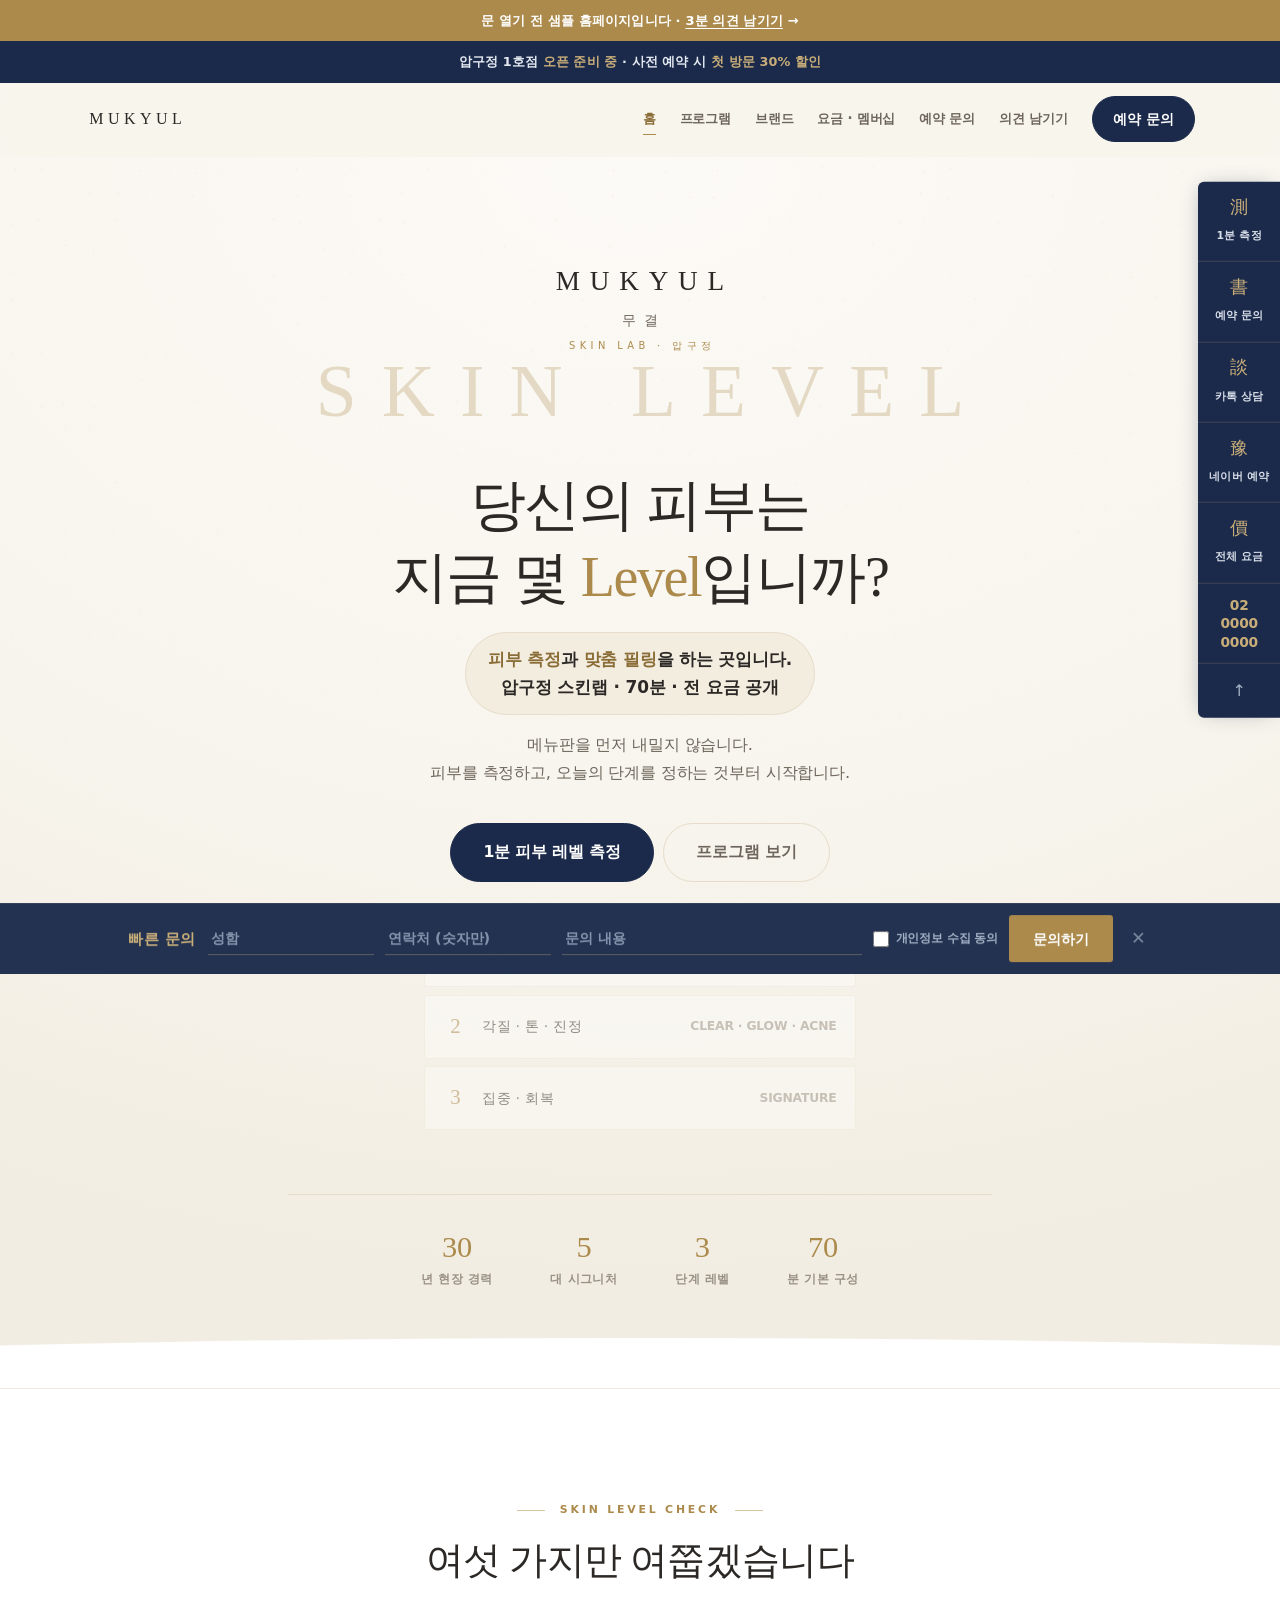
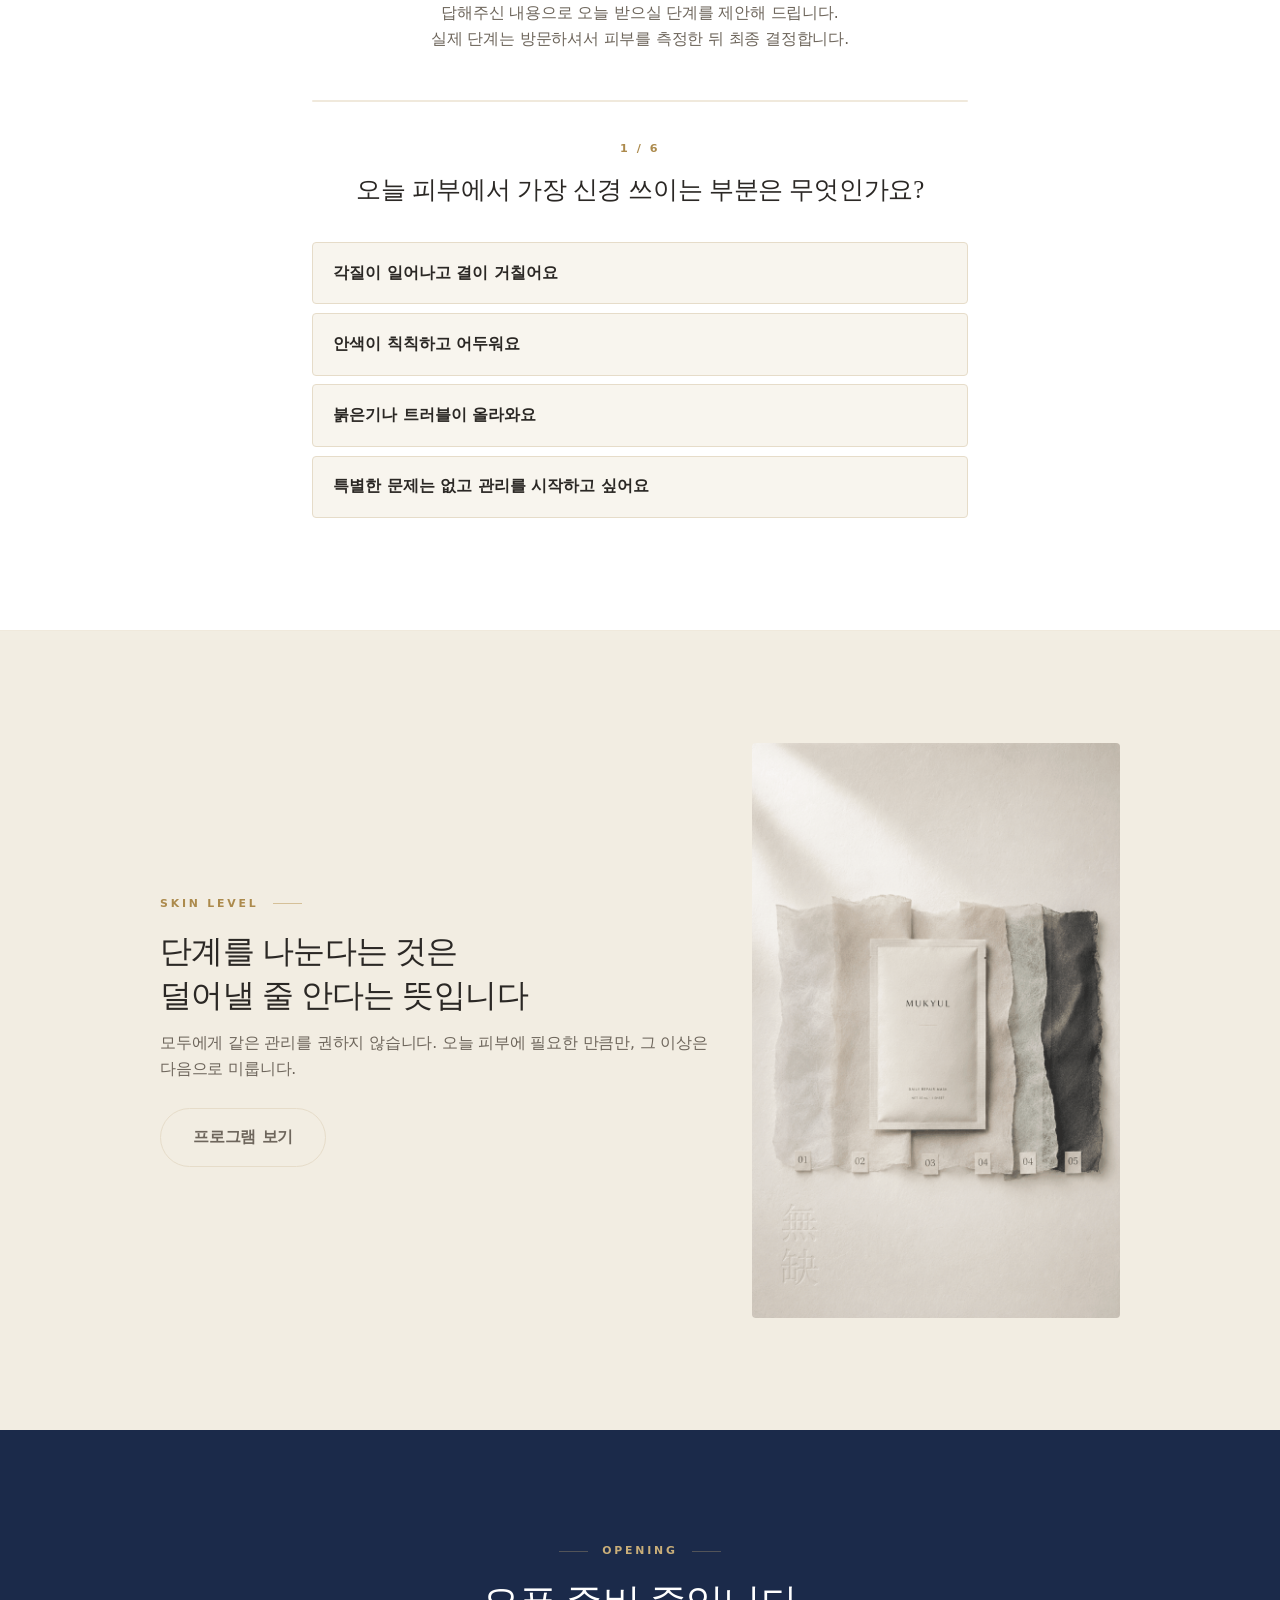
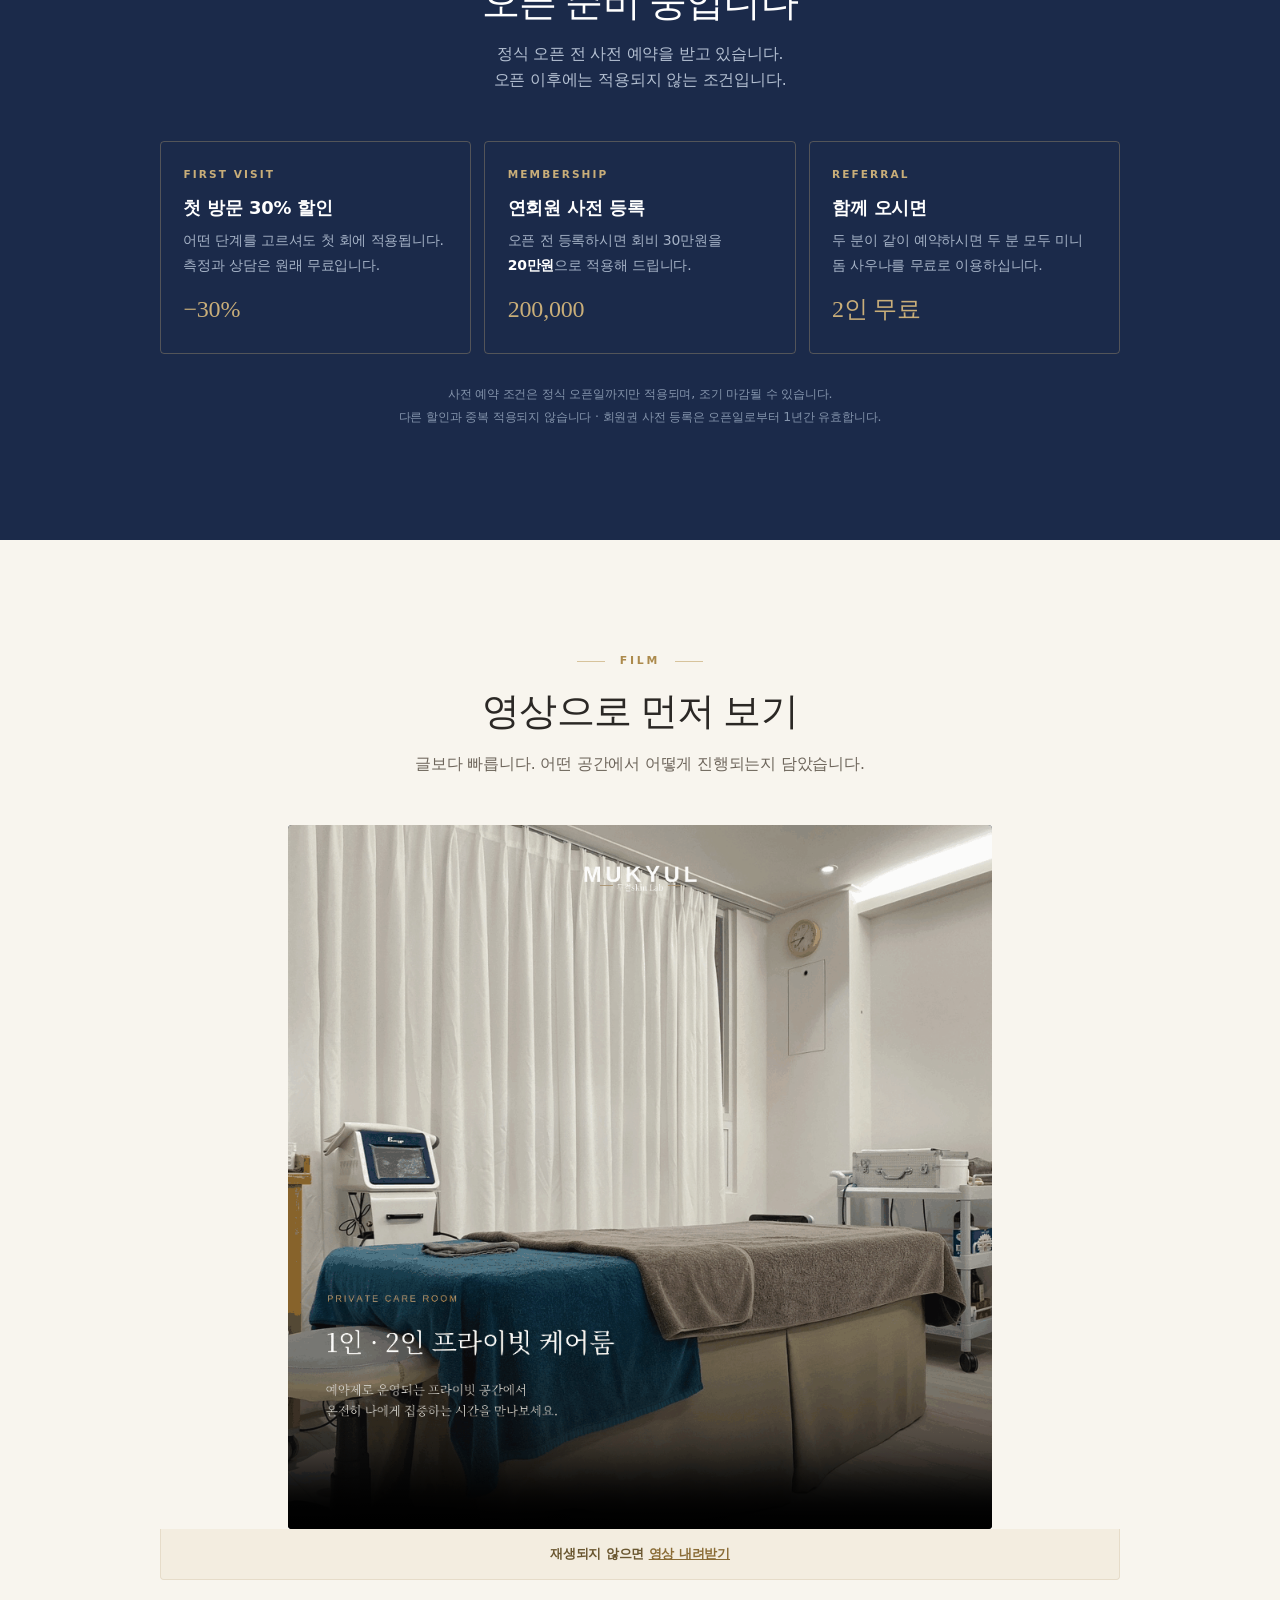
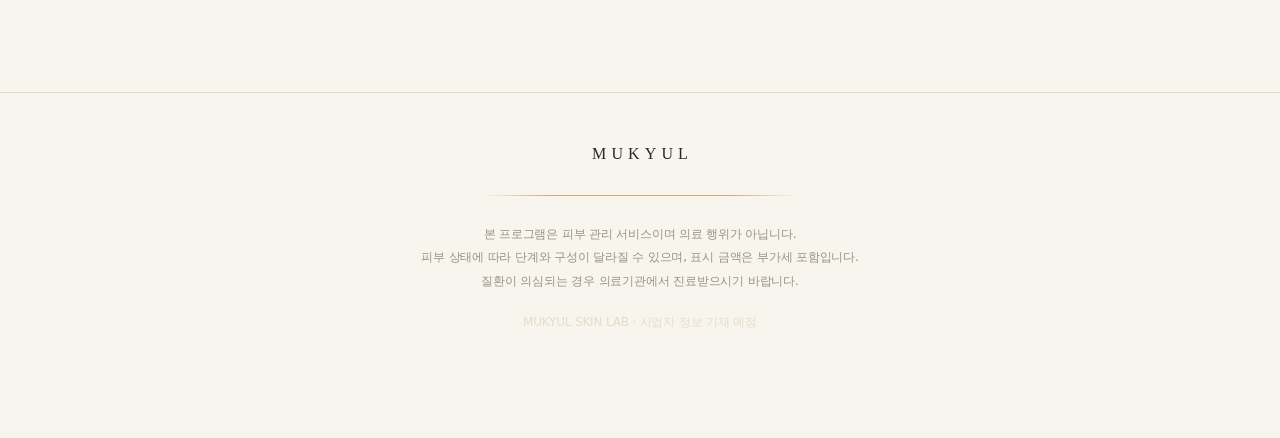
<file: index.html>
<!DOCTYPE html>
<html lang="ko">
<head>
<meta charset="utf-8">
<meta name="viewport" content="width=device-width, initial-scale=1, viewport-fit=cover">
<meta name="robots" content="noindex, nofollow">
<title>MUKYUL SKIN LAB · 압구정</title>
<meta name="description" content="피부를 먼저 측정하고 오늘의 단계를 정합니다. 1분 피부 레벨 측정으로 시작하세요.">
<link rel="canonical" href="https://example.com/">
<meta name="theme-color" content="#1B2A4A">
<meta property="og:type" content="website">
<meta property="og:site_name" content="MUKYUL SKIN LAB">
<meta property="og:title" content="MUKYUL SKIN LAB · 압구정">
<meta property="og:description" content="피부를 먼저 측정하고 오늘의 단계를 정합니다. 1분 피부 레벨 측정으로 시작하세요.">
<meta property="og:url" content="https://example.com/">
<meta property="og:image" content="https://example.com/assets/img/og.png">
<meta property="og:image:width" content="1200">
<meta property="og:image:height" content="630">
<meta property="og:locale" content="ko_KR">
<meta name="twitter:card" content="summary_large_image">
<meta name="naver-site-verification" content="">
<meta name="google-site-verification" content="">
<link rel="icon" href="favicon.svg" type="image/svg+xml">
<link rel="manifest" href="site.webmanifest">
<link rel="stylesheet" href="assets/css/style.css">
<script type="application/ld+json">
{"@context":"https://schema.org","@type":"BeautySalon","name":"MUKYUL SKIN LAB 압구정",
 "alternateName":"무결 스킨랩","url":"https://example.com/","telephone":"+82-2-000-0000",
 "priceRange":"250000-380000","image":"https://example.com/assets/img/og.png",
 "founder":{"@type":"Person","name":"고수정","jobTitle":"대표 원장"},
 "employee":{"@type":"Person","name":"고수정","jobTitle":"대표 원장"},
 "address":{"@type":"PostalAddress","addressCountry":"KR","addressRegion":"서울특별시",
   "addressLocality":"강남구","streetAddress":"주소 확정 후 기재"},
 "openingHoursSpecification":[
   {"@type":"OpeningHoursSpecification","dayOfWeek":["Monday","Tuesday","Wednesday","Thursday","Friday"],"opens":"10:00","closes":"20:00"},
   {"@type":"OpeningHoursSpecification","dayOfWeek":"Saturday","opens":"10:00","closes":"17:00"}],
 "makesOffer":[
   {"@type":"Offer","name":"LEVEL 1 · RESET","price":"250000","priceCurrency":"KRW"},
   {"@type":"Offer","name":"LEVEL 2 · CLEAR","price":"300000","priceCurrency":"KRW"},
   {"@type":"Offer","name":"LEVEL 2 · GLOW","price":"300000","priceCurrency":"KRW"},
   {"@type":"Offer","name":"LEVEL 2 · ACNE","price":"300000","priceCurrency":"KRW"},
   {"@type":"Offer","name":"LEVEL 3 · SIGNATURE","price":"380000","priceCurrency":"KRW"}]}
</script>
</head>
<body>
<a href="#main" class="skip">본문으로 건너뛰기</a>
<div class="fbbar"><a href="feedback.html">문 열기 전 <b>샘플 홈페이지</b>입니다 · <u>3분 의견 남기기</u> →</a></div>
<a href="#measure" class="skip">본문으로 건너뛰기</a>
<div class="notice"><span data-site="branch">압구정 1호점</span> <b>오픈 준비 중</b> · 사전 예약 시 <b>첫 방문 30% 할인</b></div>

<nav class="top" id="nav">
  <div class="in">
    <a href="index.html" class="brand serif">MUKYUL</a>
    <a class="lnk act" href="index.html">홈</a>
    <a class="lnk" href="program.html">프로그램</a>
    <a class="lnk" href="brand.html">브랜드</a>
    <a class="lnk" href="price.html">요금 · 멤버십</a>
    <a class="lnk" href="reserve.html">예약 문의</a>
    <a class="lnk" href="feedback.html">의견 남기기</a>
    <a href="reserve.html" class="btn sm">예약 문의</a>
    <button class="burger" id="burger" aria-label="메뉴 열기" aria-expanded="false">
      <span></span><span></span><span></span>
    </button>
  </div>
</nav>

<div class="drawer" id="drawer">
  <a href="index.html" style="color:var(--gold-dk)"><span class="dn">01</span>홈</a>
  <a href="program.html"><span class="dn">02</span>프로그램</a>
  <a href="brand.html"><span class="dn">03</span>브랜드</a>
  <a href="price.html"><span class="dn">04</span>요금 · 멤버십</a>
  <a href="reserve.html"><span class="dn">05</span>예약 문의</a>
  <a href="feedback.html"><span class="dn">06</span>의견 남기기</a>
  <div class="dacts">
    <a href="reserve.html" class="btn">예약 문의</a>
    <a href="#" data-site="telLink" class="btn gold">전화</a>
  </div>
</div>
<main id="main">
<!-- ══════════ 히어로 ══════════ -->
<header class="hero arc to-paper" id="top">
  <canvas id="grain" aria-hidden="true"></canvas>
  <div class="inner">
    <div class="lock">
      <span class="en serif">MUKYUL</span>
      <span class="kr serif">무결</span>
      <span class="sl">SKIN LAB · <span data-site="area">압구정</span></span>
    </div>
    <span class="wordmark serif" aria-hidden="true">SKIN LEVEL</span>
    <h1 class="serif">당신의 피부는<br>지금 몇 <em>Level</em>입니까?</h1>
    <p class="lead-svc"><b>피부 측정</b>과 <b>맞춤 필링</b>을 하는 곳입니다.<br>
      압구정 스킨랩 · 70분 · 전 요금 공개</p>
    <p class="tag">메뉴판을 먼저 내밀지 않습니다.<br>피부를 측정하고, 오늘의 단계를 정하는 것부터 시작합니다.</p>
    <div class="acts">
      <a href="#measure" class="btn">1분 피부 레벨 측정</a>
      <a href="program.html" class="btn ghost">프로그램 보기</a>
    </div>

    <div class="ladder" id="ladder">
      <div class="rung" data-lv="1"><span class="rn serif">1</span><span class="rt serif">결 정돈</span><span class="rd">RESET</span></div>
      <div class="rung" data-lv="2"><span class="rn serif">2</span><span class="rt serif">각질 · 톤 · 진정</span><span class="rd">CLEAR · GLOW · ACNE</span></div>
      <div class="rung" data-lv="3"><span class="rn serif">3</span><span class="rt serif">집중 · 회복</span><span class="rd">SIGNATURE</span></div>
    </div>

    <div class="stats">
      <div><span class="n serif">30</span><span class="l">년 현장 경력</span></div>
      <div><span class="n serif">5</span><span class="l">대 시그니처</span></div>
      <div><span class="n serif">3</span><span class="l">단계 레벨</span></div>
      <div><span class="n serif">70</span><span class="l">분 기본 구성</span></div>
    </div>
  </div>
</header>


<!-- ══════════ 측정 ══════════ -->
<section id="measure">
  <div class="narrow reveal">
    <div class="eyebrow">SKIN LEVEL CHECK</div>
    <h2 class="h serif">여섯 가지만 여쭙겠습니다</h2>
    <p class="sub">답해주신 내용으로 오늘 받으실 단계를 제안해 드립니다.<br>실제 단계는 방문하셔서 피부를 측정한 뒤 최종 결정합니다.</p>
    <div class="bar"><i id="qbar"></i></div>
    <div id="qbox"></div>
  </div>
</section>



<!-- ══════════ 홈 이미지 밴드 ══════════ -->
<section id="band" style="background:var(--ivory-d);padding-top:0;padding-bottom:0">
  <div class="in reveal" style="display:flex;gap:2.6rem;align-items:center;flex-wrap:wrap;padding:var(--sp) 0">
    <div style="flex:1 1 17rem">
      <div class="eyebrow left">SKIN LEVEL</div>
      <h2 class="h left serif" style="font-size:clamp(1.5rem,4vw,2rem)">단계를 나눈다는 것은<br>덜어낼 줄 안다는 뜻입니다</h2>
      <p class="sub left" style="margin-bottom:1.6rem">모두에게 같은 관리를 권하지 않습니다.
        오늘 피부에 필요한 만큼만, 그 이상은 다음으로 미룹니다.</p>
      <a href="program.html" class="btn ghost">프로그램 보기</a>
    </div>
    <div style="flex:1 1 15rem;max-width:23rem;margin:0 auto">
      <img class="phimg" src="assets/img/levels.png" alt="01~05 단계별 시트 스와치"
           loading="lazy" width="760" height="1188">
    </div>
  </div>
</section><!-- ══════════ 프로모션 ══════════ -->
<section id="promo" class="promo">
  <div class="in reveal">
    <div class="eyebrow">OPENING</div>
    <h2 class="h serif">오픈 준비 중입니다</h2>
    <p class="sub">정식 오픈 전 사전 예약을 받고 있습니다.<br>오픈 이후에는 적용되지 않는 조건입니다.</p>
    <div class="pgrid">
      <div class="pcard">
        <div class="pk">FIRST VISIT</div>
        <div class="pt">첫 방문 30% 할인</div>
        <div class="pd">어떤 단계를 고르셔도 첫 회에 적용됩니다. 측정과 상담은 원래 무료입니다.</div>
        <div class="pv serif">−30%</div>
      </div>
      <div class="pcard">
        <div class="pk">MEMBERSHIP</div>
        <div class="pt">연회원 사전 등록</div>
        <div class="pd">오픈 전 등록하시면 회비 30만원을 <b style="color:#fff">20만원</b>으로 적용해 드립니다.</div>
        <div class="pv serif">200,000</div>
      </div>
      <div class="pcard">
        <div class="pk">REFERRAL</div>
        <div class="pt">함께 오시면</div>
        <div class="pd">두 분이 같이 예약하시면 두 분 모두 미니 돔 사우나를 무료로 이용하십니다.</div>
        <div class="pv serif">2인 무료</div>
      </div>
    </div>
    <div class="pterm">
      사전 예약 조건은 정식 오픈일까지만 적용되며, 조기 마감될 수 있습니다.<br>
      다른 할인과 중복 적용되지 않습니다 · 회원권 사전 등록은 오픈일로부터 1년간 유효합니다.
    </div>
  </div>
</section>


<!-- ══════════ 영상 ══════════ -->
<section id="video">
  <div class="in reveal">
    <div class="eyebrow">FILM</div>
    <h2 class="h serif">영상으로 먼저 보기</h2>
    <p class="sub">글보다 빠릅니다. 어떤 공간에서 어떻게 진행되는지 담았습니다.</p>
    <div class="vwrap">
      <video controls playsinline preload="none" poster="/assets/img/room.png"
             aria-label="무결 스킨랩 소개 영상">
        <source src="assets/video/intro.mp4" type="video/mp4">
        <source src="assets/video/intro-hevc.mp4" type="video/mp4; codecs=hvc1">
        브라우저가 영상을 지원하지 않습니다.
      </video>
    </div>
    <div class="vnote">
      재생되지 않으면 <a href="assets/video/intro-hevc.mp4" download>영상 내려받기</a>
    </div>
  </div>
</section></main>
<footer>
  <div class="fl serif">MUKYUL</div>
  <div class="rule-g"></div>
  <div class="fd">
    본 프로그램은 피부 관리 서비스이며 의료 행위가 아닙니다.<br>
    피부 상태에 따라 단계와 구성이 달라질 수 있으며, 표시 금액은 부가세 포함입니다.<br>
    질환이 의심되는 경우 의료기관에서 진료받으시기 바랍니다.
    <div style="margin-top:1.1rem;color:var(--line)" data-site="bizInfo">—</div>
  </div>
</footer>
<!-- 우측 고정 퀵 레일 -->
<aside class="rail" aria-label="빠른 상담">
  <a href="#measure"><span class="ri">測</span><span class="rl">1분 측정</span></a>
  <a href="reserve.html"><span class="ri">書</span><span class="rl">예약 문의</span></a>
  <a href="reserve.html" onclick="toast('카카오톡 채널 개설 준비 중입니다');return false"><span class="ri">談</span><span class="rl">카톡 상담</span></a>
  <a href="reserve.html" onclick="toast('네이버 예약 연동 준비 중입니다');return false"><span class="ri">豫</span><span class="rl">네이버 예약</span></a>
  <a href="price.html"><span class="ri">價</span><span class="rl">전체 요금</span></a>
  <div class="rtel" data-site="telStack">—</div>
  <button class="rtop" onclick="window.scrollTo({top:0,behavior:'smooth'})" aria-label="맨 위로">↑</button>
</aside>
<div class="quick" id="quick">
  <div class="qin">
    <span class="qlb serif">빠른 문의</span>
    <input type="text" id="qName" placeholder="성함" autocomplete="name" aria-label="성함">
    <input type="tel" id="qTel" placeholder="연락처 (숫자만)" inputmode="numeric" autocomplete="tel" aria-label="연락처">
    <input type="text" id="qMemo" class="qmemo" placeholder="문의 내용" aria-label="문의 내용">
    <label class="qagree"><input type="checkbox" id="qAgree">
      <span class="full">개인정보 수집 동의</span><span class="short">동의</span></label>
    <button class="qbtn" onclick="quickSend()">문의하기</button>
    <button class="qx" onclick="hideQuick()" aria-label="빠른 문의 닫기">✕</button>
  </div>
</div>
<div class="mobar" style="display:none">
  <a href="reserve.html" class="btn">예약 문의</a>
  <a href="#" data-site="telLink" class="btn gold">전화</a>
</div>
<div class="modal" id="modal" onclick="if(event.target===this) closeModal()">
  <div class="sheet" id="sheet" role="dialog" aria-modal="true"></div>
</div>
<div class="toast" id="toast"></div>

<script src="assets/js/config.js"></script>
<script src="assets/js/main.js"></script>
</body>
</html>
</file>
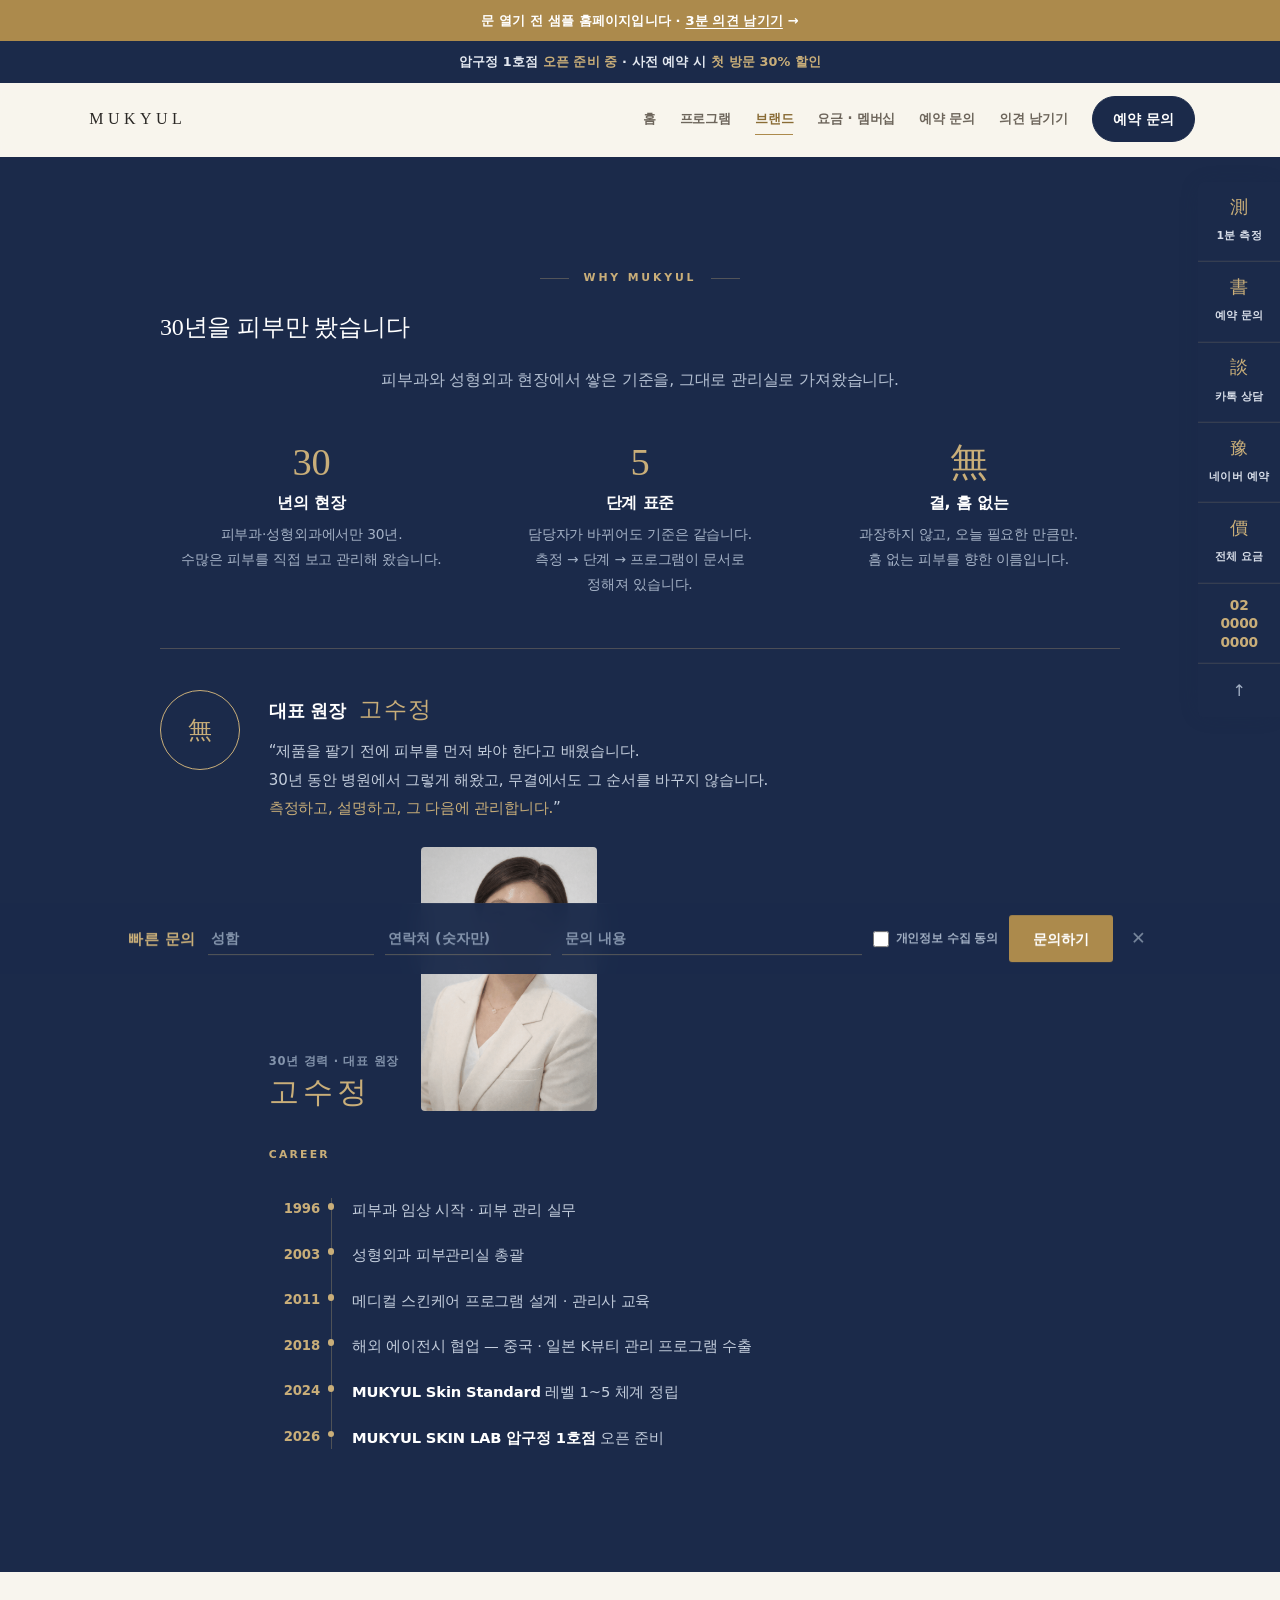
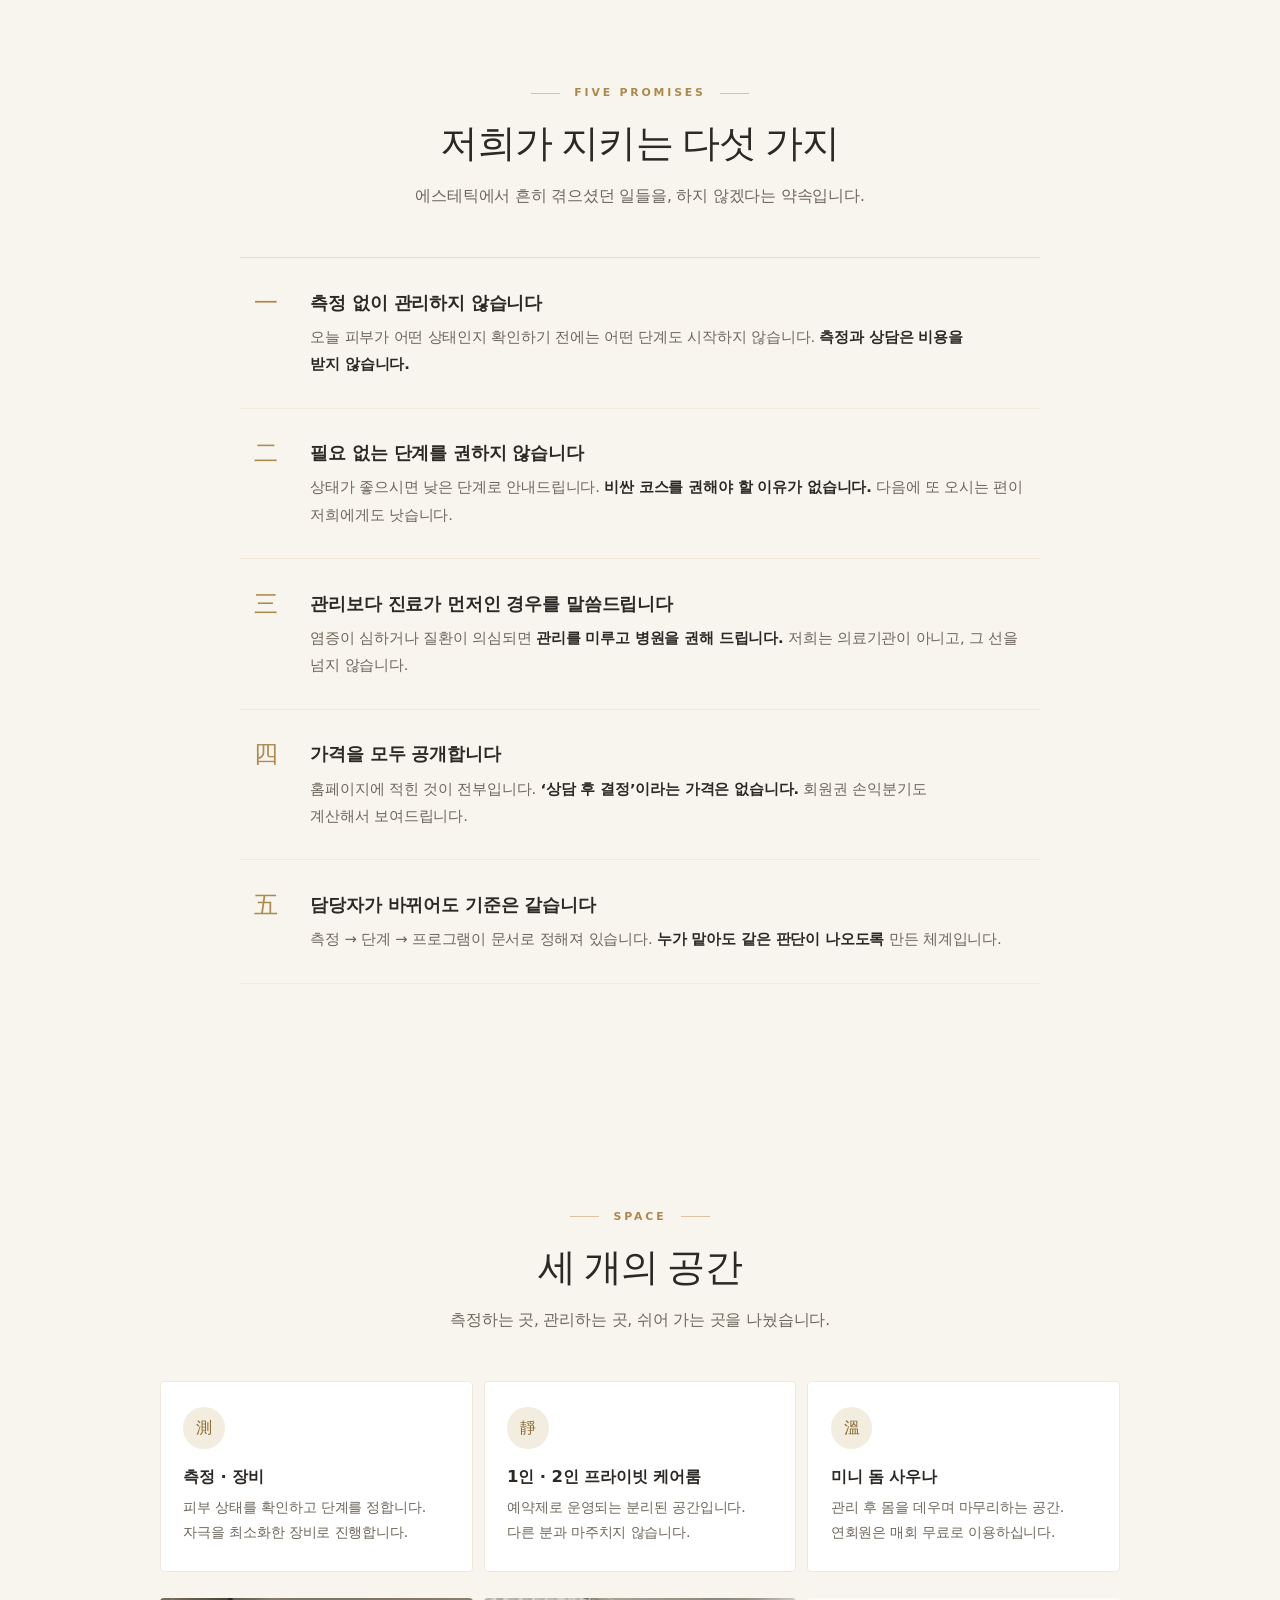
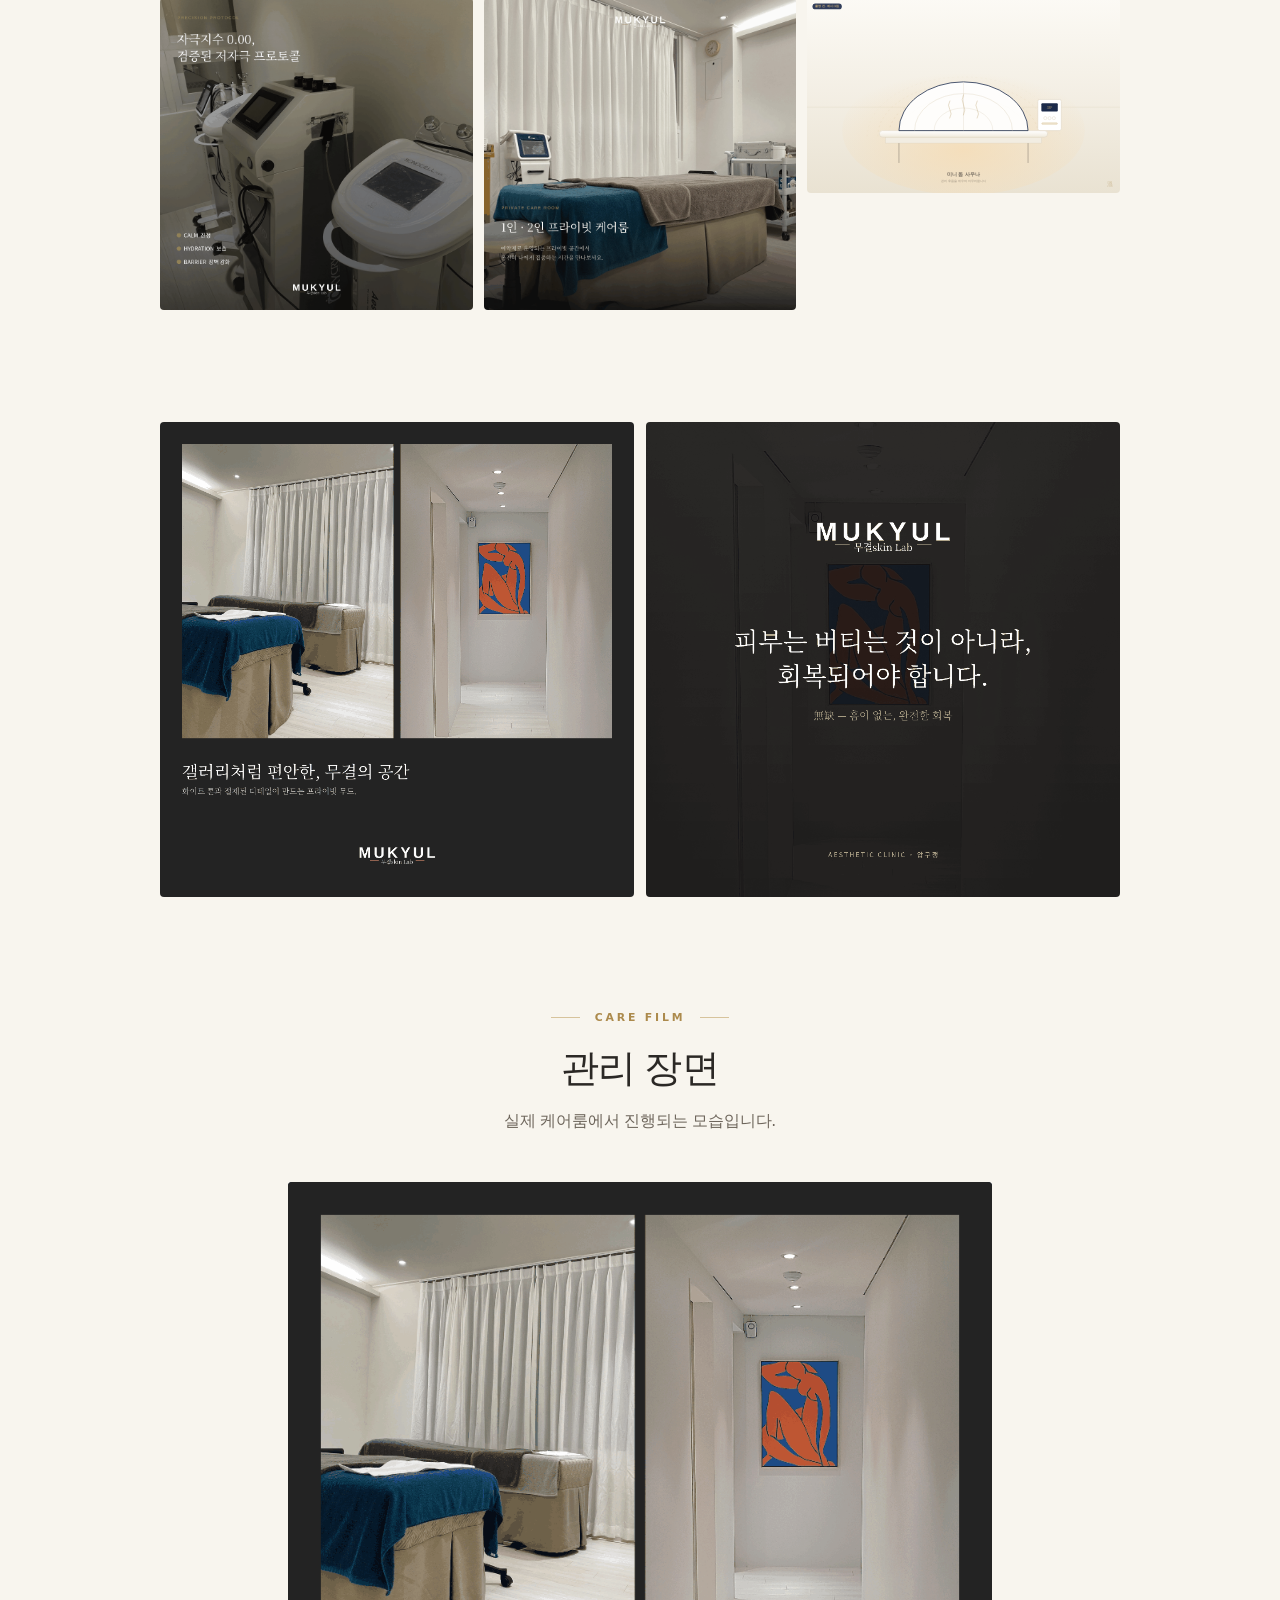
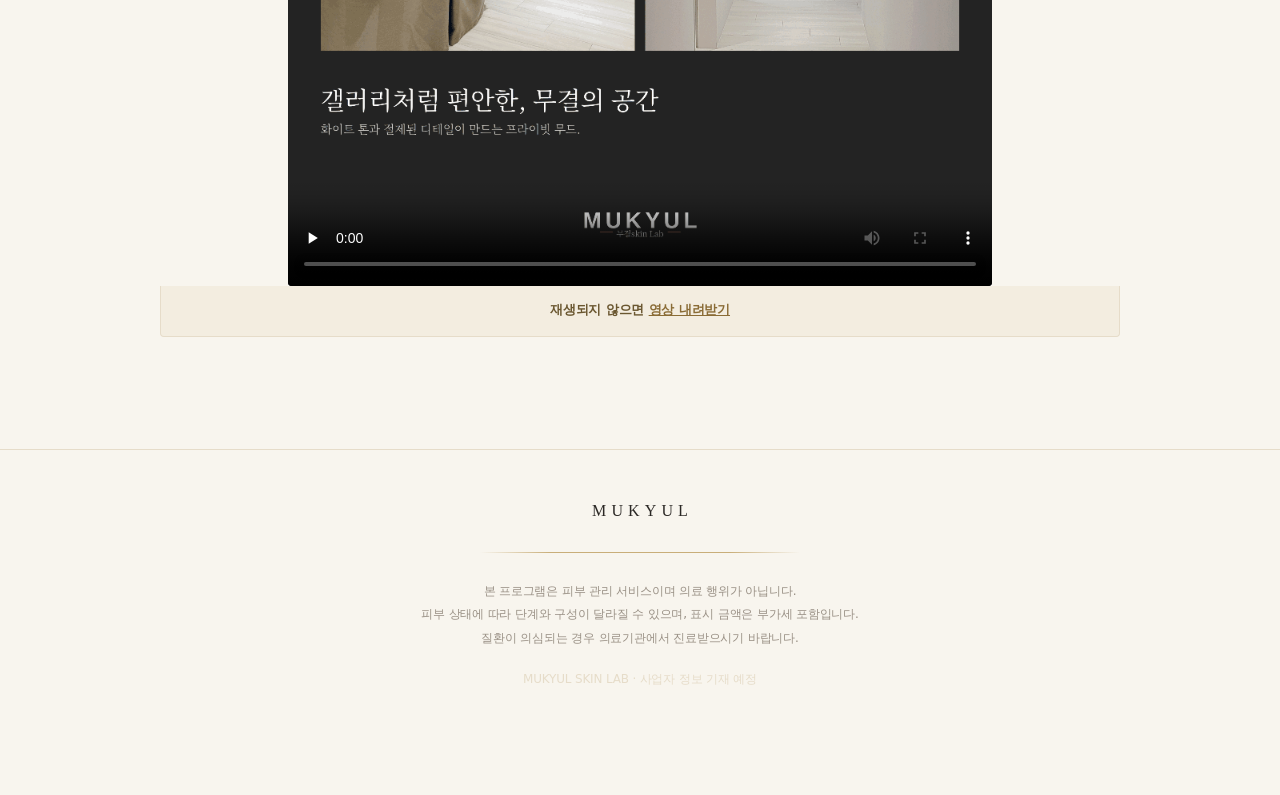
<file: brand.html>
<!DOCTYPE html>
<html lang="ko">
<head>
<meta charset="utf-8">
<meta name="viewport" content="width=device-width, initial-scale=1, viewport-fit=cover">
<meta name="robots" content="noindex, nofollow">
<title>브랜드 · MUKYUL SKIN LAB</title>
<meta name="description" content="피부과·성형외과에서만 30년. 대표 원장 경력과 저희가 지키는 다섯 가지, 그리고 세 개의 공간.">
<link rel="canonical" href="https://example.com/brand.html">
<meta name="theme-color" content="#1B2A4A">
<meta property="og:type" content="website">
<meta property="og:site_name" content="MUKYUL SKIN LAB">
<meta property="og:title" content="브랜드 · MUKYUL SKIN LAB">
<meta property="og:description" content="피부과·성형외과에서만 30년. 대표 원장 경력과 저희가 지키는 다섯 가지, 그리고 세 개의 공간.">
<meta property="og:url" content="https://example.com/brand.html">
<meta property="og:image" content="https://example.com/assets/img/og.png">
<meta property="og:image:width" content="1200">
<meta property="og:image:height" content="630">
<meta property="og:locale" content="ko_KR">
<meta name="twitter:card" content="summary_large_image">
<meta name="naver-site-verification" content="">
<meta name="google-site-verification" content="">
<link rel="icon" href="favicon.svg" type="image/svg+xml">
<link rel="manifest" href="site.webmanifest">
<link rel="stylesheet" href="assets/css/style.css">

</head>
<body>
<a href="#main" class="skip">본문으로 건너뛰기</a>
<div class="fbbar"><a href="feedback.html">문 열기 전 <b>샘플 홈페이지</b>입니다 · <u>3분 의견 남기기</u> →</a></div>
<a href="index.html#measure" class="skip">본문으로 건너뛰기</a>
<div class="notice"><span data-site="branch">압구정 1호점</span> <b>오픈 준비 중</b> · 사전 예약 시 <b>첫 방문 30% 할인</b></div>

<nav class="top" id="nav">
  <div class="in">
    <a href="index.html" class="brand serif">MUKYUL</a>
    <a class="lnk" href="index.html">홈</a>
    <a class="lnk" href="program.html">프로그램</a>
    <a class="lnk act" href="brand.html">브랜드</a>
    <a class="lnk" href="price.html">요금 · 멤버십</a>
    <a class="lnk" href="reserve.html">예약 문의</a>
    <a class="lnk" href="feedback.html">의견 남기기</a>
    <a href="reserve.html" class="btn sm">예약 문의</a>
    <button class="burger" id="burger" aria-label="메뉴 열기" aria-expanded="false">
      <span></span><span></span><span></span>
    </button>
  </div>
</nav>

<div class="drawer" id="drawer">
  <a href="index.html"><span class="dn">01</span>홈</a>
  <a href="program.html"><span class="dn">02</span>프로그램</a>
  <a href="brand.html" style="color:var(--gold-dk)"><span class="dn">03</span>브랜드</a>
  <a href="price.html"><span class="dn">04</span>요금 · 멤버십</a>
  <a href="reserve.html"><span class="dn">05</span>예약 문의</a>
  <a href="feedback.html"><span class="dn">06</span>의견 남기기</a>
  <div class="dacts">
    <a href="reserve.html" class="btn">예약 문의</a>
    <a href="#" data-site="telLink" class="btn gold">전화</a>
  </div>
</div>
<main id="main">
<!-- ══════════ 브랜드 ══════════ -->
<section id="brand">
  <div class="in reveal">
    <div class="eyebrow">WHY MUKYUL</div>
    <h1 class="h serif">30년을 피부만 봤습니다</h1>
    <p class="sub">피부과와 성형외과 현장에서 쌓은 기준을, 그대로 관리실로 가져왔습니다.</p>
    <div class="pillars">
      <div class="pillar">
        <div class="pn serif">30</div>
        <div class="pt">년의 현장</div>
        <div class="pd">피부과·성형외과에서만 30년.<br>수많은 피부를 직접 보고 관리해 왔습니다.</div>
      </div>
      <div class="pillar">
        <div class="pn serif">5</div>
        <div class="pt">단계 표준</div>
        <div class="pd">담당자가 바뀌어도 기준은 같습니다.<br>측정 → 단계 → 프로그램이 문서로 정해져 있습니다.</div>
      </div>
      <div class="pillar">
        <div class="pn serif">無</div>
        <div class="pt">결, 흠 없는</div>
        <div class="pd">과장하지 않고, 오늘 필요한 만큼만.<br>흠 없는 피부를 향한 이름입니다.</div>
      </div>
    </div>

    <div class="director">
      <div class="dmark serif">無</div>
      <div class="db">
        <div class="dt">대표 원장 <b class="dname">고수정</b></div>
        <div class="dq">
          “제품을 팔기 전에 피부를 먼저 봐야 한다고 배웠습니다.<br>
          30년 동안 병원에서 그렇게 해왔고, 무결에서도 그 순서를 바꾸지 않습니다.<br>
          <em>측정하고, 설명하고, 그 다음에 관리합니다.</em>”
        </div>

        <div style="display:flex;align-items:flex-end;gap:1.4rem;margin-top:1.5rem;flex-wrap:wrap">
          <div>
            <div style="font-size:.72rem;color:#8494AC;font-weight:700;letter-spacing:.06em">30년 경력 · 대표 원장</div>
            <div class="dsign serif">고수정</div>
          </div>
          <img class="phimg" src="assets/img/director.png" alt="무결 스킨랩 대표 원장 고수정" loading="lazy" width="640" height="960" style="width:11rem;border-radius:4px">
        </div>

        <div style="margin-top:2.2rem">
          <div style="font-size:.68rem;letter-spacing:.2em;color:var(--gold-lt);font-weight:800">CAREER</div>
          <ul class="tl" id="career"></ul>
        </div>
      </div>
    </div>
  </div>
</section>


<!-- ══════════ 다섯 가지 약속 ══════════ -->
<section id="principle">
  <div class="mid reveal">
    <div class="eyebrow">FIVE PROMISES</div>
    <h2 class="h serif">저희가 지키는 다섯 가지</h2>
    <p class="sub">에스테틱에서 흔히 겪으셨던 일들을, 하지 않겠다는 약속입니다.</p>
    <div class="prin" id="principles"></div>
  </div>
</section>


<!-- ══════════ 시설 ══════════ -->
<section id="facility">
  <div class="in reveal">
    <div class="eyebrow">SPACE</div>
    <h2 class="h serif">세 개의 공간</h2>
    <p class="sub">측정하는 곳, 관리하는 곳, 쉬어 가는 곳을 나눴습니다.</p>
    <div class="fac">
      <div class="fcard">
        <div class="fi serif">測</div>
        <div class="ft">측정 · 장비</div>
        <div class="fd">피부 상태를 확인하고 단계를 정합니다. 자극을 최소화한 장비로 진행합니다.</div>
      </div>
      <div class="fcard">
        <div class="fi serif">靜</div>
        <div class="ft">1인 · 2인 프라이빗 케어룸</div>
        <div class="fd">예약제로 운영되는 분리된 공간입니다. 다른 분과 마주치지 않습니다.</div>
      </div>
      <div class="fcard">
        <div class="fi serif">溫</div>
        <div class="ft">미니 돔 사우나</div>
        <div class="fd">관리 후 몸을 데우며 마무리하는 공간. 연회원은 매회 무료로 이용하십니다.</div>
      </div>
    </div>

    <div class="phgrid">
      <img class="phimg" src="assets/img/measure.png" alt="측정 장비 — 검증된 저자극 프로토콜" loading="lazy" width="880" height="880">
      <img class="phimg" src="assets/img/room.png" alt="1인·2인 프라이빗 케어룸" loading="lazy" width="880" height="880">
      <img class="phimg" src="assets/img/dome.svg" alt="미니 돔 사우나 예시 그림 · 촬영 전" loading="lazy" width="1600" height="1000">
    </div>
  </div>
</section>


<section id="gallery" style="padding-top:0"><div class="in reveal"><div class="phgrid" style="grid-template-columns:1fr 1fr;margin-top:0"><img class="phimg" src="assets/img/space.png" alt="갤러리처럼 편안한 무결의 공간" loading="lazy" width="880" height="880"><img class="phimg" src="assets/img/wall.png" alt="무결 브랜드 월" loading="lazy" width="880" height="880"></div></div></section><!-- ══════════ 관리 영상 ══════════ -->
<section id="video2" style="padding-top:0">
  <div class="in reveal">
    <div class="eyebrow">CARE FILM</div>
    <h2 class="h serif">관리 장면</h2>
    <p class="sub">실제 케어룸에서 진행되는 모습입니다.</p>
    <div class="vwrap">
      <video controls playsinline preload="none" poster="/assets/img/space.png"
             aria-label="무결 스킨랩 관리 영상">
        <source src="assets/video/care.mp4" type="video/mp4">
        <source src="assets/video/care-hevc.mp4" type="video/mp4; codecs=hvc1">
        브라우저가 영상을 지원하지 않습니다.
      </video>
    </div>
    <div class="vnote">
      재생되지 않으면 <a href="assets/video/care-hevc.mp4" download>영상 내려받기</a>
    </div>
  </div>
</section></main>
<footer>
  <div class="fl serif">MUKYUL</div>
  <div class="rule-g"></div>
  <div class="fd">
    본 프로그램은 피부 관리 서비스이며 의료 행위가 아닙니다.<br>
    피부 상태에 따라 단계와 구성이 달라질 수 있으며, 표시 금액은 부가세 포함입니다.<br>
    질환이 의심되는 경우 의료기관에서 진료받으시기 바랍니다.
    <div style="margin-top:1.1rem;color:var(--line)" data-site="bizInfo">—</div>
  </div>
</footer>
<!-- 우측 고정 퀵 레일 -->
<aside class="rail" aria-label="빠른 상담">
  <a href="index.html#measure"><span class="ri">測</span><span class="rl">1분 측정</span></a>
  <a href="reserve.html"><span class="ri">書</span><span class="rl">예약 문의</span></a>
  <a href="reserve.html" onclick="toast('카카오톡 채널 개설 준비 중입니다');return false"><span class="ri">談</span><span class="rl">카톡 상담</span></a>
  <a href="reserve.html" onclick="toast('네이버 예약 연동 준비 중입니다');return false"><span class="ri">豫</span><span class="rl">네이버 예약</span></a>
  <a href="price.html"><span class="ri">價</span><span class="rl">전체 요금</span></a>
  <div class="rtel" data-site="telStack">—</div>
  <button class="rtop" onclick="window.scrollTo({top:0,behavior:'smooth'})" aria-label="맨 위로">↑</button>
</aside>
<div class="quick" id="quick">
  <div class="qin">
    <span class="qlb serif">빠른 문의</span>
    <input type="text" id="qName" placeholder="성함" autocomplete="name" aria-label="성함">
    <input type="tel" id="qTel" placeholder="연락처 (숫자만)" inputmode="numeric" autocomplete="tel" aria-label="연락처">
    <input type="text" id="qMemo" class="qmemo" placeholder="문의 내용" aria-label="문의 내용">
    <label class="qagree"><input type="checkbox" id="qAgree">
      <span class="full">개인정보 수집 동의</span><span class="short">동의</span></label>
    <button class="qbtn" onclick="quickSend()">문의하기</button>
    <button class="qx" onclick="hideQuick()" aria-label="빠른 문의 닫기">✕</button>
  </div>
</div>
<div class="mobar" style="display:none">
  <a href="reserve.html" class="btn">예약 문의</a>
  <a href="#" data-site="telLink" class="btn gold">전화</a>
</div>
<div class="modal" id="modal" onclick="if(event.target===this) closeModal()">
  <div class="sheet" id="sheet" role="dialog" aria-modal="true"></div>
</div>
<div class="toast" id="toast"></div>

<script src="assets/js/config.js"></script>
<script src="assets/js/main.js"></script>
</body>
</html>
</file>
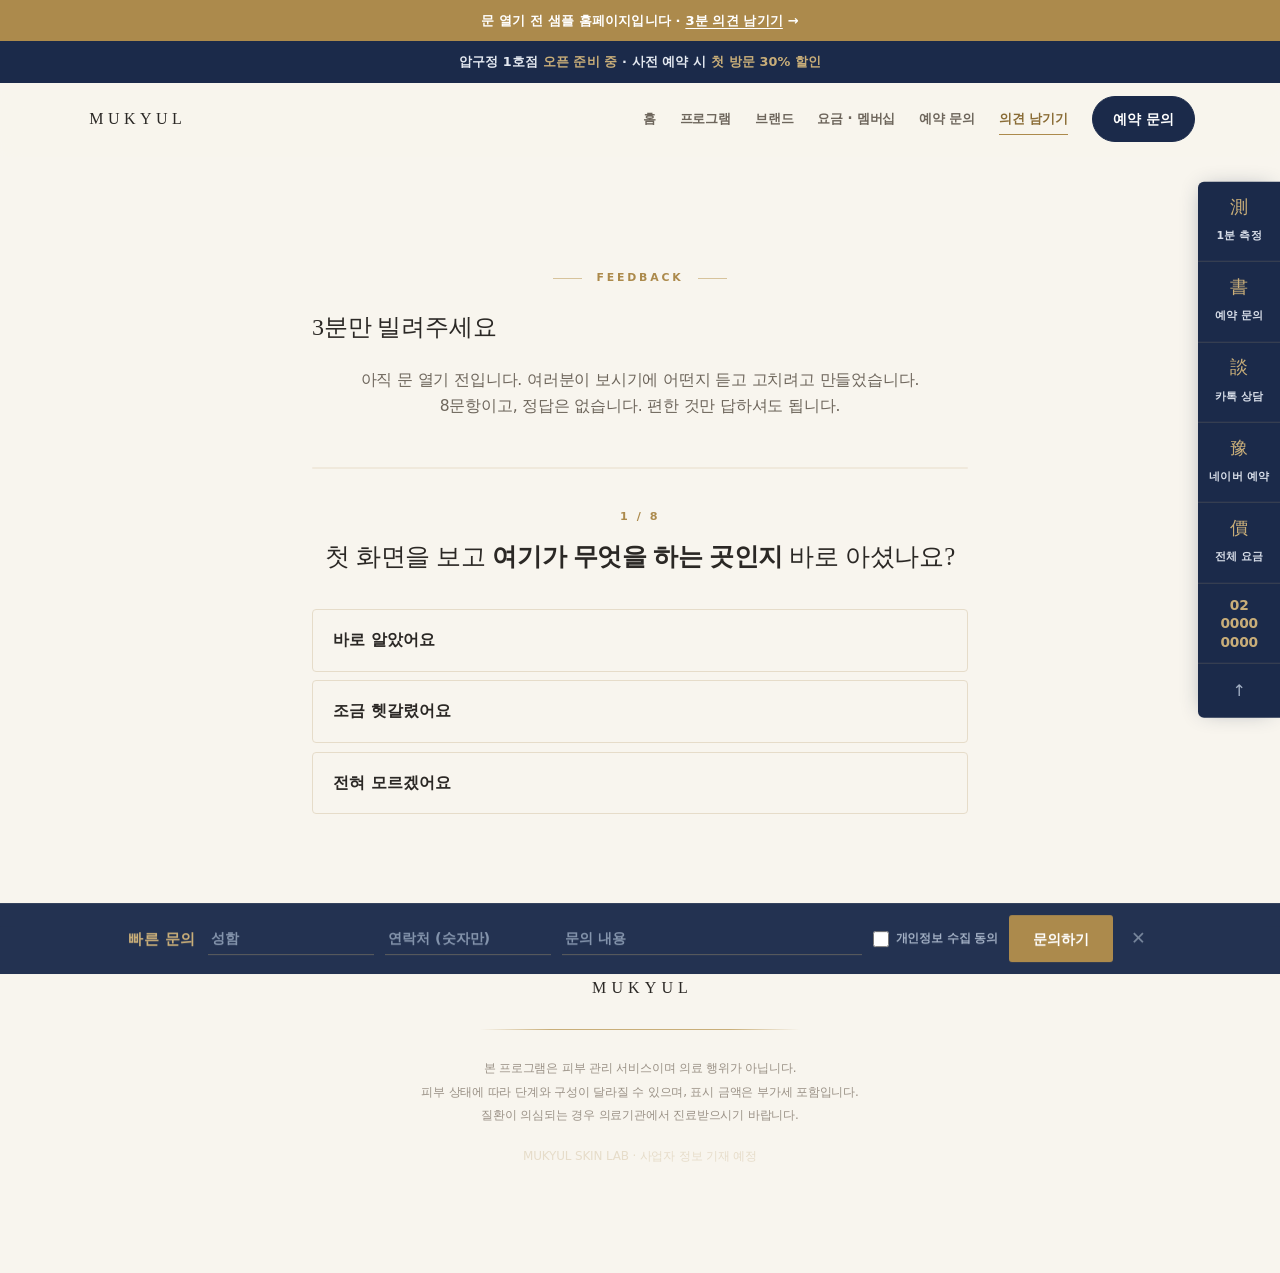
<file: feedback.html>
<!DOCTYPE html>
<html lang="ko">
<head>
<meta charset="utf-8">
<meta name="viewport" content="width=device-width, initial-scale=1, viewport-fit=cover">
<meta name="robots" content="noindex, nofollow">
<title>3분 의견 남기기 · MUKYUL SKIN LAB</title>
<meta name="description" content="문 열기 전 샘플 홈페이지입니다. 8문항 3분이면 됩니다. 보시고 어떤지 알려주세요.">
<link rel="canonical" href="https://example.com/feedback.html">
<meta name="theme-color" content="#1B2A4A">
<meta property="og:type" content="website">
<meta property="og:site_name" content="MUKYUL SKIN LAB">
<meta property="og:title" content="3분 의견 남기기 · MUKYUL SKIN LAB">
<meta property="og:description" content="문 열기 전 샘플 홈페이지입니다. 8문항 3분이면 됩니다. 보시고 어떤지 알려주세요.">
<meta property="og:url" content="https://example.com/feedback.html">
<meta property="og:image" content="https://example.com/assets/img/og.png">
<meta property="og:image:width" content="1200">
<meta property="og:image:height" content="630">
<meta property="og:locale" content="ko_KR">
<meta name="twitter:card" content="summary_large_image">
<meta name="naver-site-verification" content="">
<meta name="google-site-verification" content="">
<link rel="icon" href="favicon.svg" type="image/svg+xml">
<link rel="manifest" href="site.webmanifest">
<link rel="stylesheet" href="assets/css/style.css">

</head>
<body>
<a href="#main" class="skip">본문으로 건너뛰기</a>
<div class="fbbar"><a href="feedback.html">문 열기 전 <b>샘플 홈페이지</b>입니다 · <u>3분 의견 남기기</u> →</a></div>
<a href="index.html#measure" class="skip">본문으로 건너뛰기</a>
<div class="notice"><span data-site="branch">압구정 1호점</span> <b>오픈 준비 중</b> · 사전 예약 시 <b>첫 방문 30% 할인</b></div>

<nav class="top" id="nav">
  <div class="in">
    <a href="index.html" class="brand serif">MUKYUL</a>
    <a class="lnk" href="index.html">홈</a>
    <a class="lnk" href="program.html">프로그램</a>
    <a class="lnk" href="brand.html">브랜드</a>
    <a class="lnk" href="price.html">요금 · 멤버십</a>
    <a class="lnk" href="reserve.html">예약 문의</a>
    <a class="lnk act" href="feedback.html">의견 남기기</a>
    <a href="reserve.html" class="btn sm">예약 문의</a>
    <button class="burger" id="burger" aria-label="메뉴 열기" aria-expanded="false">
      <span></span><span></span><span></span>
    </button>
  </div>
</nav>

<div class="drawer" id="drawer">
  <a href="index.html"><span class="dn">01</span>홈</a>
  <a href="program.html"><span class="dn">02</span>프로그램</a>
  <a href="brand.html"><span class="dn">03</span>브랜드</a>
  <a href="price.html"><span class="dn">04</span>요금 · 멤버십</a>
  <a href="reserve.html"><span class="dn">05</span>예약 문의</a>
  <a href="feedback.html" style="color:var(--gold-dk)"><span class="dn">06</span>의견 남기기</a>
  <div class="dacts">
    <a href="reserve.html" class="btn">예약 문의</a>
    <a href="#" data-site="telLink" class="btn gold">전화</a>
  </div>
</div>
<main id="main">
<!-- ══════════ 피드백 ══════════ -->
<section id="feedback">
  <div class="narrow reveal">
    <div class="eyebrow">FEEDBACK</div>
    <h1 class="h serif">3분만 빌려주세요</h1>
    <p class="sub">아직 문 열기 전입니다. 여러분이 보시기에 어떤지 듣고 고치려고 만들었습니다.<br>
      8문항이고, 정답은 없습니다. 편한 것만 답하셔도 됩니다.</p>

    <div class="bar"><i id="fbBar"></i></div>
    <div id="fbBox"></div>
  </div>
</section>

</main>
<footer>
  <div class="fl serif">MUKYUL</div>
  <div class="rule-g"></div>
  <div class="fd">
    본 프로그램은 피부 관리 서비스이며 의료 행위가 아닙니다.<br>
    피부 상태에 따라 단계와 구성이 달라질 수 있으며, 표시 금액은 부가세 포함입니다.<br>
    질환이 의심되는 경우 의료기관에서 진료받으시기 바랍니다.
    <div style="margin-top:1.1rem;color:var(--line)" data-site="bizInfo">—</div>
  </div>
</footer>
<!-- 우측 고정 퀵 레일 -->
<aside class="rail" aria-label="빠른 상담">
  <a href="index.html#measure"><span class="ri">測</span><span class="rl">1분 측정</span></a>
  <a href="reserve.html"><span class="ri">書</span><span class="rl">예약 문의</span></a>
  <a href="reserve.html" onclick="toast('카카오톡 채널 개설 준비 중입니다');return false"><span class="ri">談</span><span class="rl">카톡 상담</span></a>
  <a href="reserve.html" onclick="toast('네이버 예약 연동 준비 중입니다');return false"><span class="ri">豫</span><span class="rl">네이버 예약</span></a>
  <a href="price.html"><span class="ri">價</span><span class="rl">전체 요금</span></a>
  <div class="rtel" data-site="telStack">—</div>
  <button class="rtop" onclick="window.scrollTo({top:0,behavior:'smooth'})" aria-label="맨 위로">↑</button>
</aside>
<div class="quick" id="quick">
  <div class="qin">
    <span class="qlb serif">빠른 문의</span>
    <input type="text" id="qName" placeholder="성함" autocomplete="name" aria-label="성함">
    <input type="tel" id="qTel" placeholder="연락처 (숫자만)" inputmode="numeric" autocomplete="tel" aria-label="연락처">
    <input type="text" id="qMemo" class="qmemo" placeholder="문의 내용" aria-label="문의 내용">
    <label class="qagree"><input type="checkbox" id="qAgree">
      <span class="full">개인정보 수집 동의</span><span class="short">동의</span></label>
    <button class="qbtn" onclick="quickSend()">문의하기</button>
    <button class="qx" onclick="hideQuick()" aria-label="빠른 문의 닫기">✕</button>
  </div>
</div>
<div class="mobar" style="display:none">
  <a href="reserve.html" class="btn">예약 문의</a>
  <a href="#" data-site="telLink" class="btn gold">전화</a>
</div>
<div class="modal" id="modal" onclick="if(event.target===this) closeModal()">
  <div class="sheet" id="sheet" role="dialog" aria-modal="true"></div>
</div>
<div class="toast" id="toast"></div>

<script src="assets/js/config.js"></script>
<script src="assets/js/main.js"></script>
</body>
</html>
</file>
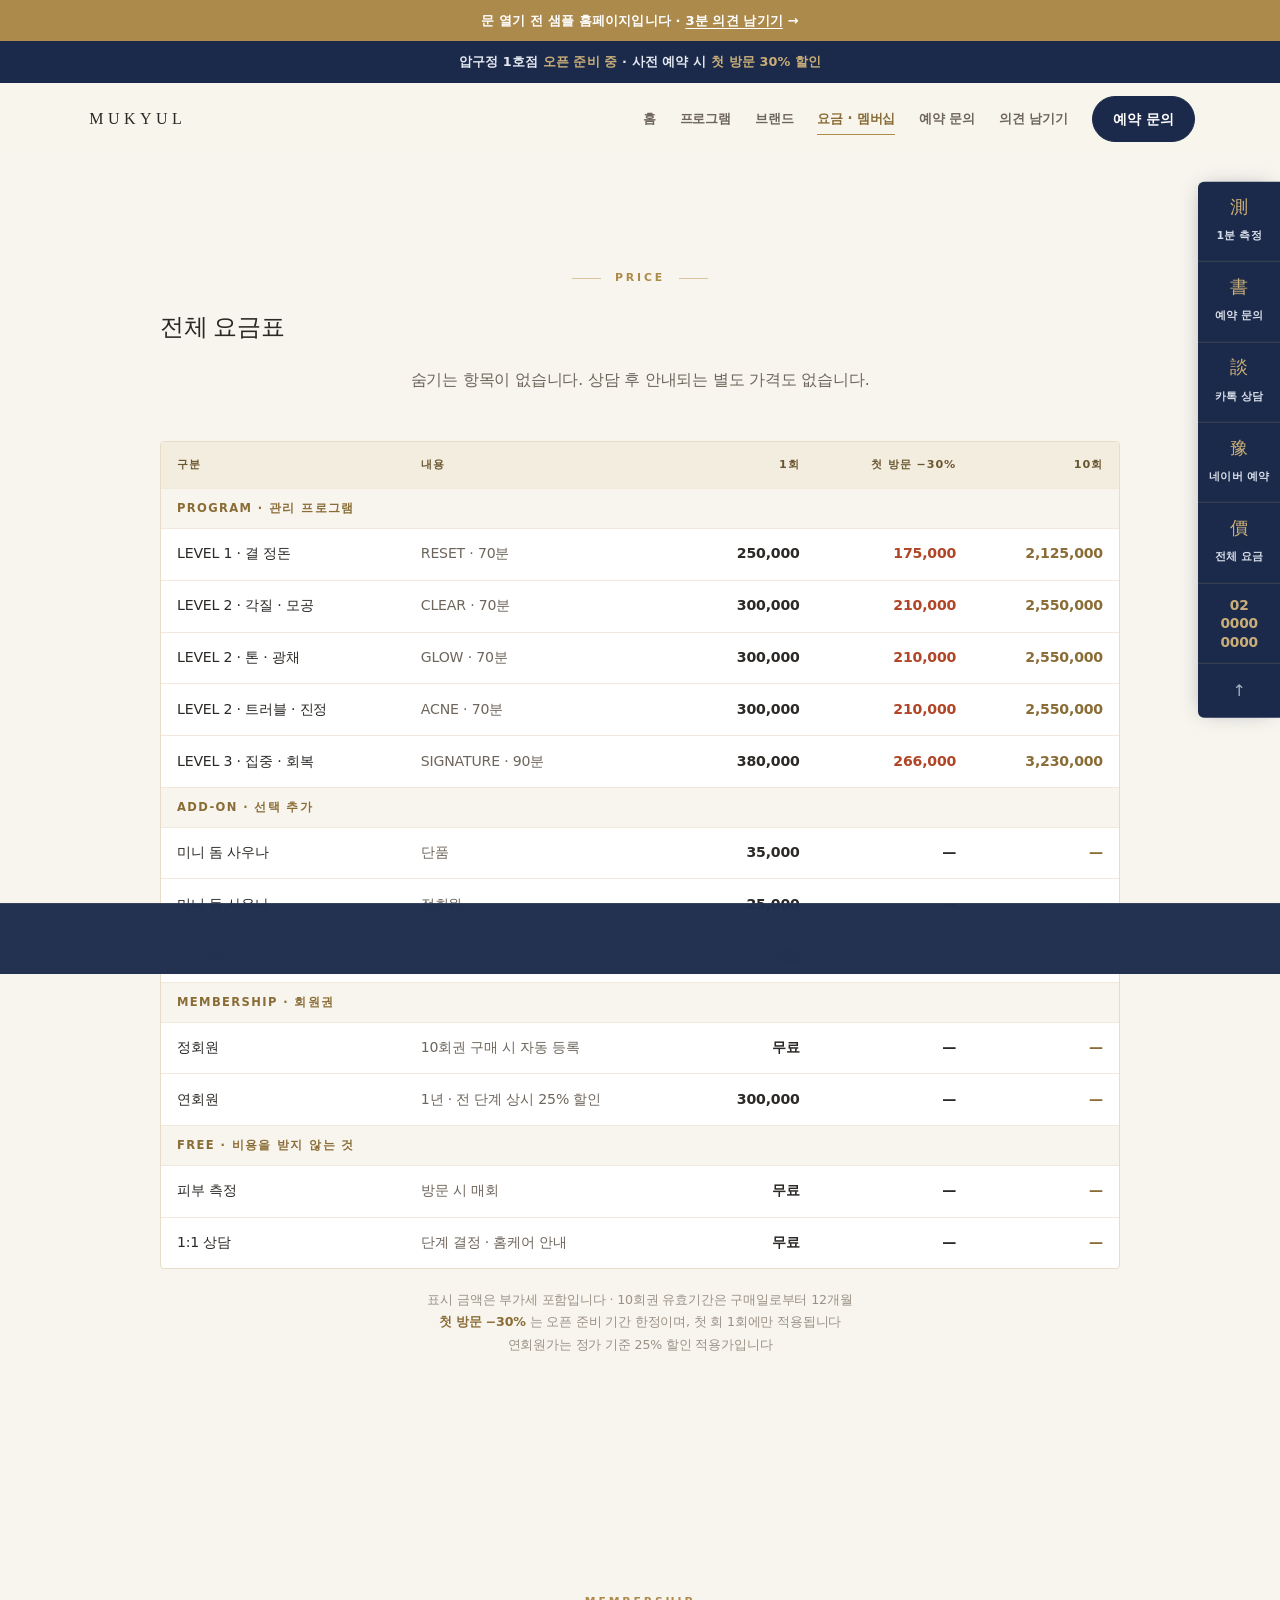
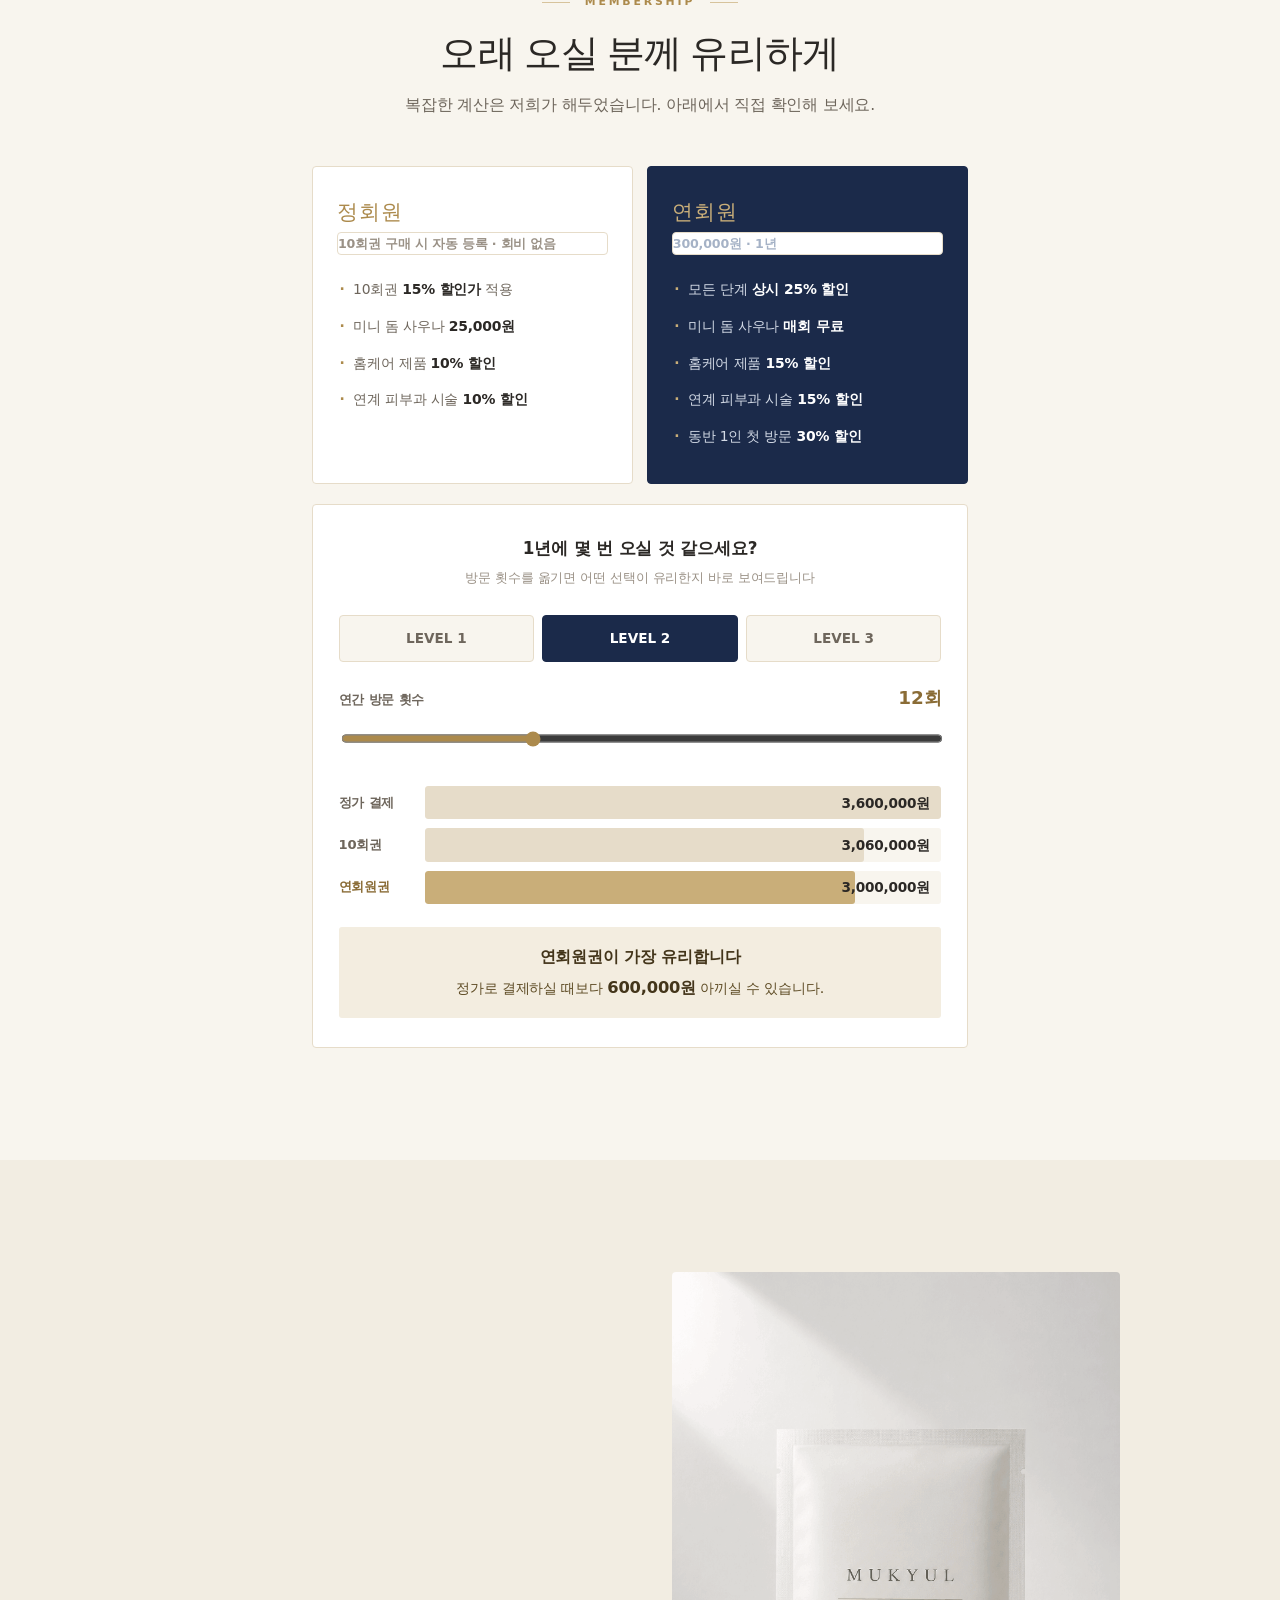
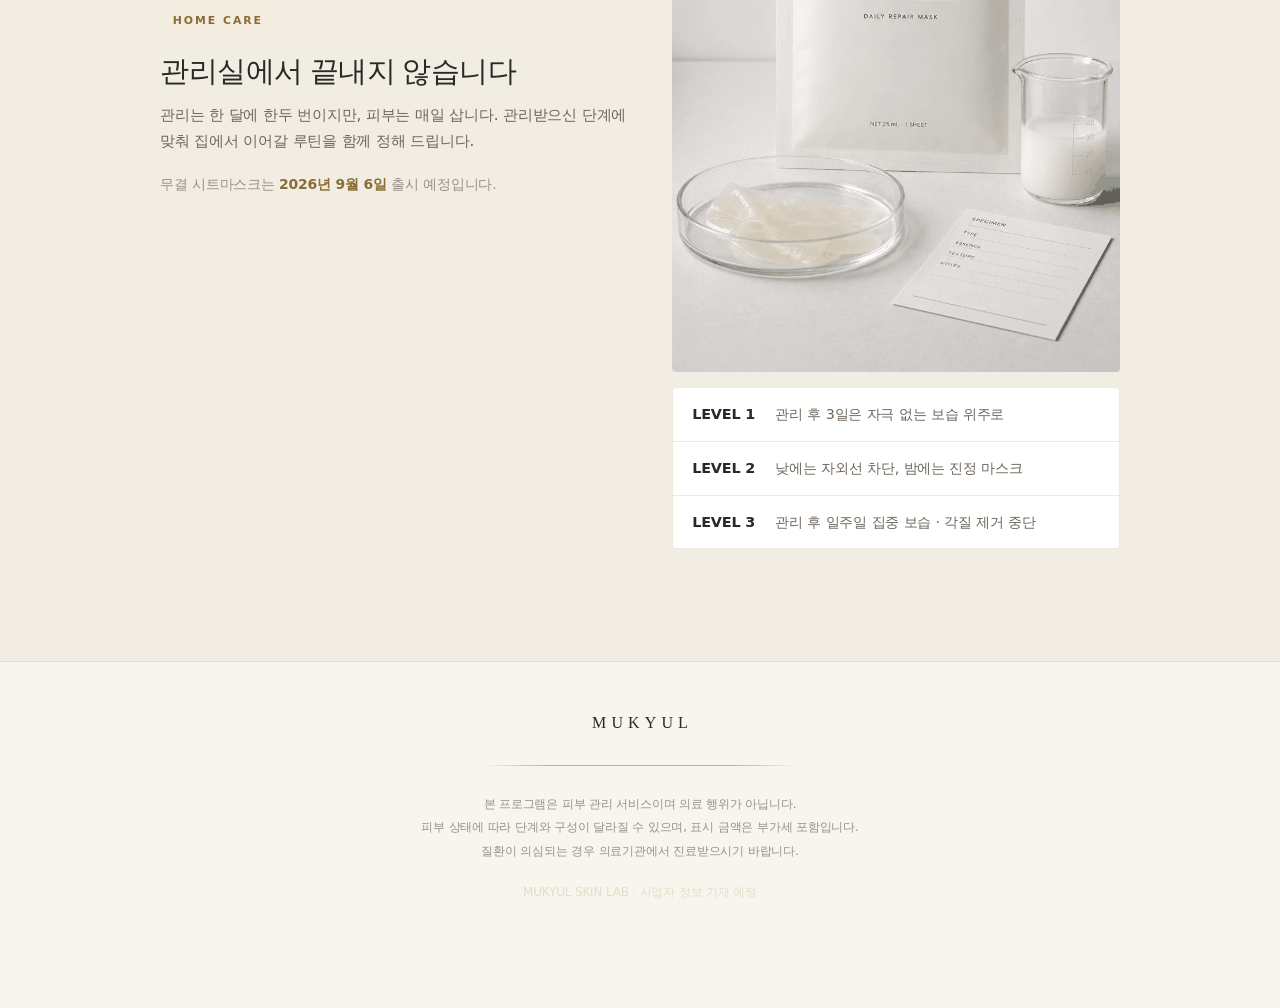
<file: price.html>
<!DOCTYPE html>
<html lang="ko">
<head>
<meta charset="utf-8">
<meta name="viewport" content="width=device-width, initial-scale=1, viewport-fit=cover">
<meta name="robots" content="noindex, nofollow">
<title>요금 · 멤버십 · MUKYUL SKIN LAB</title>
<meta name="description" content="전체 요금을 모두 공개합니다. 상담 후 안내되는 별도 가격이 없습니다. 회원권 손익분기 계산기 제공.">
<link rel="canonical" href="https://example.com/price.html">
<meta name="theme-color" content="#1B2A4A">
<meta property="og:type" content="website">
<meta property="og:site_name" content="MUKYUL SKIN LAB">
<meta property="og:title" content="요금 · 멤버십 · MUKYUL SKIN LAB">
<meta property="og:description" content="전체 요금을 모두 공개합니다. 상담 후 안내되는 별도 가격이 없습니다. 회원권 손익분기 계산기 제공.">
<meta property="og:url" content="https://example.com/price.html">
<meta property="og:image" content="https://example.com/assets/img/og.png">
<meta property="og:image:width" content="1200">
<meta property="og:image:height" content="630">
<meta property="og:locale" content="ko_KR">
<meta name="twitter:card" content="summary_large_image">
<meta name="naver-site-verification" content="">
<meta name="google-site-verification" content="">
<link rel="icon" href="favicon.svg" type="image/svg+xml">
<link rel="manifest" href="site.webmanifest">
<link rel="stylesheet" href="assets/css/style.css">

</head>
<body>
<a href="#main" class="skip">본문으로 건너뛰기</a>
<div class="fbbar"><a href="feedback.html">문 열기 전 <b>샘플 홈페이지</b>입니다 · <u>3분 의견 남기기</u> →</a></div>
<a href="index.html#measure" class="skip">본문으로 건너뛰기</a>
<div class="notice"><span data-site="branch">압구정 1호점</span> <b>오픈 준비 중</b> · 사전 예약 시 <b>첫 방문 30% 할인</b></div>

<nav class="top" id="nav">
  <div class="in">
    <a href="index.html" class="brand serif">MUKYUL</a>
    <a class="lnk" href="index.html">홈</a>
    <a class="lnk" href="program.html">프로그램</a>
    <a class="lnk" href="brand.html">브랜드</a>
    <a class="lnk act" href="price.html">요금 · 멤버십</a>
    <a class="lnk" href="reserve.html">예약 문의</a>
    <a class="lnk" href="feedback.html">의견 남기기</a>
    <a href="reserve.html" class="btn sm">예약 문의</a>
    <button class="burger" id="burger" aria-label="메뉴 열기" aria-expanded="false">
      <span></span><span></span><span></span>
    </button>
  </div>
</nav>

<div class="drawer" id="drawer">
  <a href="index.html"><span class="dn">01</span>홈</a>
  <a href="program.html"><span class="dn">02</span>프로그램</a>
  <a href="brand.html"><span class="dn">03</span>브랜드</a>
  <a href="price.html" style="color:var(--gold-dk)"><span class="dn">04</span>요금 · 멤버십</a>
  <a href="reserve.html"><span class="dn">05</span>예약 문의</a>
  <a href="feedback.html"><span class="dn">06</span>의견 남기기</a>
  <div class="dacts">
    <a href="reserve.html" class="btn">예약 문의</a>
    <a href="#" data-site="telLink" class="btn gold">전화</a>
  </div>
</div>
<main id="main">
<!-- ══════════ 전체 요금표 ══════════ -->
<section id="price">
  <div class="in reveal">
    <div class="eyebrow">PRICE</div>
    <h1 class="h serif">전체 요금표</h1>
    <p class="sub">숨기는 항목이 없습니다. 상담 후 안내되는 별도 가격도 없습니다.</p>
    <div class="fee">
      <table class="ft">
        <thead><tr><th>구분</th><th>내용</th><th style="text-align:right">1회</th><th style="text-align:right">첫 방문 −30%</th><th style="text-align:right">10회</th></tr></thead>
        <tbody id="feeBody"></tbody>
      </table>
    </div>
    <p style="text-align:center;font-size:.79rem;color:var(--ink-3);margin-top:1.2rem;line-height:1.8">
      표시 금액은 부가세 포함입니다 · 10회권 유효기간은 구매일로부터 12개월<br>
      <b style="color:var(--gold-dk)">첫 방문 −30%</b> 는 오픈 준비 기간 한정이며, 첫 회 1회에만 적용됩니다<br>
      연회원가는 정가 기준 25% 할인 적용가입니다
    </p>
  </div>
</section>


<!-- ══════════ 멤버십 ══════════ -->
<section id="member">
  <div class="narrow reveal">
    <div class="eyebrow">MEMBERSHIP</div>
    <h2 class="h serif">오래 오실 분께 유리하게</h2>
    <p class="sub">복잡한 계산은 저희가 해두었습니다. 아래에서 직접 확인해 보세요.</p>

    <div class="mgrid">
      <div class="mcard">
        <h3>정회원</h3>
        <div class="fee">10회권 구매 시 자동 등록 · 회비 없음</div>
        <ul>
          <li>10회권 <b>15% 할인가</b> 적용</li>
          <li>미니 돔 사우나 <b>25,000원</b></li>
          <li>홈케어 제품 <b>10% 할인</b></li>
          <li>연계 피부과 시술 <b>10% 할인</b></li>
        </ul>
      </div>
      <div class="mcard vip">
        <h3>연회원</h3>
        <div class="fee">300,000원 · 1년</div>
        <ul>
          <li>모든 단계 <b>상시 25% 할인</b></li>
          <li>미니 돔 사우나 <b>매회 무료</b></li>
          <li>홈케어 제품 <b>15% 할인</b></li>
          <li>연계 피부과 시술 <b>15% 할인</b></li>
          <li>동반 1인 첫 방문 <b>30% 할인</b></li>
        </ul>
      </div>
    </div>

    <div class="sim">
      <div class="st">1년에 몇 번 오실 것 같으세요?</div>
      <div class="ss">방문 횟수를 옮기면 어떤 선택이 유리한지 바로 보여드립니다</div>
      <div class="simrow" id="simLv"></div>
      <div class="slider-wrap">
        <div class="slider-lb"><span class="k">연간 방문 횟수</span><span class="v" id="simN">12회</span></div>
        <input type="range" id="simRange" min="1" max="36" value="12" step="1" aria-label="연간 방문 횟수">
      </div>
      <div class="simbars" id="simBars"></div>
      <div class="simout" id="simOut"></div>
    </div>
  </div>
</section>


<!-- ══════════ 홈케어 ══════════ -->
<section id="home">
  <div class="in reveal">
    <div class="hc">
      <div class="hcl">
        <span class="badge">HOME CARE</span>
        <h3>관리실에서 끝내지 않습니다</h3>
        <p>관리는 한 달에 한두 번이지만, 피부는 매일 삽니다.
           관리받으신 단계에 맞춰 집에서 이어갈 루틴을 함께 정해 드립니다.</p>
        <p style="font-size:.87rem;color:var(--ink-3)">무결 시트마스크는 <b style="color:var(--gold-dk)">2026년 9월 6일</b> 출시 예정입니다.</p>
      </div>
      <div class="hcr">
        <img class="phimg" src="assets/img/product.png" alt="MUKYUL 데일리 리페어 마스크" loading="lazy" width="760" height="1188" style="margin-bottom:.9rem">
        <ul class="hclist">
          <li><b>LEVEL 1</b><span>관리 후 3일은 자극 없는 보습 위주로</span></li>
          <li><b>LEVEL 2</b><span>낮에는 자외선 차단, 밤에는 진정 마스크</span></li>
          <li><b>LEVEL 3</b><span>관리 후 일주일 집중 보습 · 각질 제거 중단</span></li>
        </ul>
      </div>
    </div>
  </div>
</section>


</main>
<footer>
  <div class="fl serif">MUKYUL</div>
  <div class="rule-g"></div>
  <div class="fd">
    본 프로그램은 피부 관리 서비스이며 의료 행위가 아닙니다.<br>
    피부 상태에 따라 단계와 구성이 달라질 수 있으며, 표시 금액은 부가세 포함입니다.<br>
    질환이 의심되는 경우 의료기관에서 진료받으시기 바랍니다.
    <div style="margin-top:1.1rem;color:var(--line)" data-site="bizInfo">—</div>
  </div>
</footer>
<!-- 우측 고정 퀵 레일 -->
<aside class="rail" aria-label="빠른 상담">
  <a href="index.html#measure"><span class="ri">測</span><span class="rl">1분 측정</span></a>
  <a href="reserve.html"><span class="ri">書</span><span class="rl">예약 문의</span></a>
  <a href="reserve.html" onclick="toast('카카오톡 채널 개설 준비 중입니다');return false"><span class="ri">談</span><span class="rl">카톡 상담</span></a>
  <a href="reserve.html" onclick="toast('네이버 예약 연동 준비 중입니다');return false"><span class="ri">豫</span><span class="rl">네이버 예약</span></a>
  <a href="price.html"><span class="ri">價</span><span class="rl">전체 요금</span></a>
  <div class="rtel" data-site="telStack">—</div>
  <button class="rtop" onclick="window.scrollTo({top:0,behavior:'smooth'})" aria-label="맨 위로">↑</button>
</aside>
<div class="quick" id="quick">
  <div class="qin">
    <span class="qlb serif">빠른 문의</span>
    <input type="text" id="qName" placeholder="성함" autocomplete="name" aria-label="성함">
    <input type="tel" id="qTel" placeholder="연락처 (숫자만)" inputmode="numeric" autocomplete="tel" aria-label="연락처">
    <input type="text" id="qMemo" class="qmemo" placeholder="문의 내용" aria-label="문의 내용">
    <label class="qagree"><input type="checkbox" id="qAgree">
      <span class="full">개인정보 수집 동의</span><span class="short">동의</span></label>
    <button class="qbtn" onclick="quickSend()">문의하기</button>
    <button class="qx" onclick="hideQuick()" aria-label="빠른 문의 닫기">✕</button>
  </div>
</div>
<div class="mobar" style="display:none">
  <a href="reserve.html" class="btn">예약 문의</a>
  <a href="#" data-site="telLink" class="btn gold">전화</a>
</div>
<div class="modal" id="modal" onclick="if(event.target===this) closeModal()">
  <div class="sheet" id="sheet" role="dialog" aria-modal="true"></div>
</div>
<div class="toast" id="toast"></div>

<script src="assets/js/config.js"></script>
<script src="assets/js/main.js"></script>
</body>
</html>
</file>
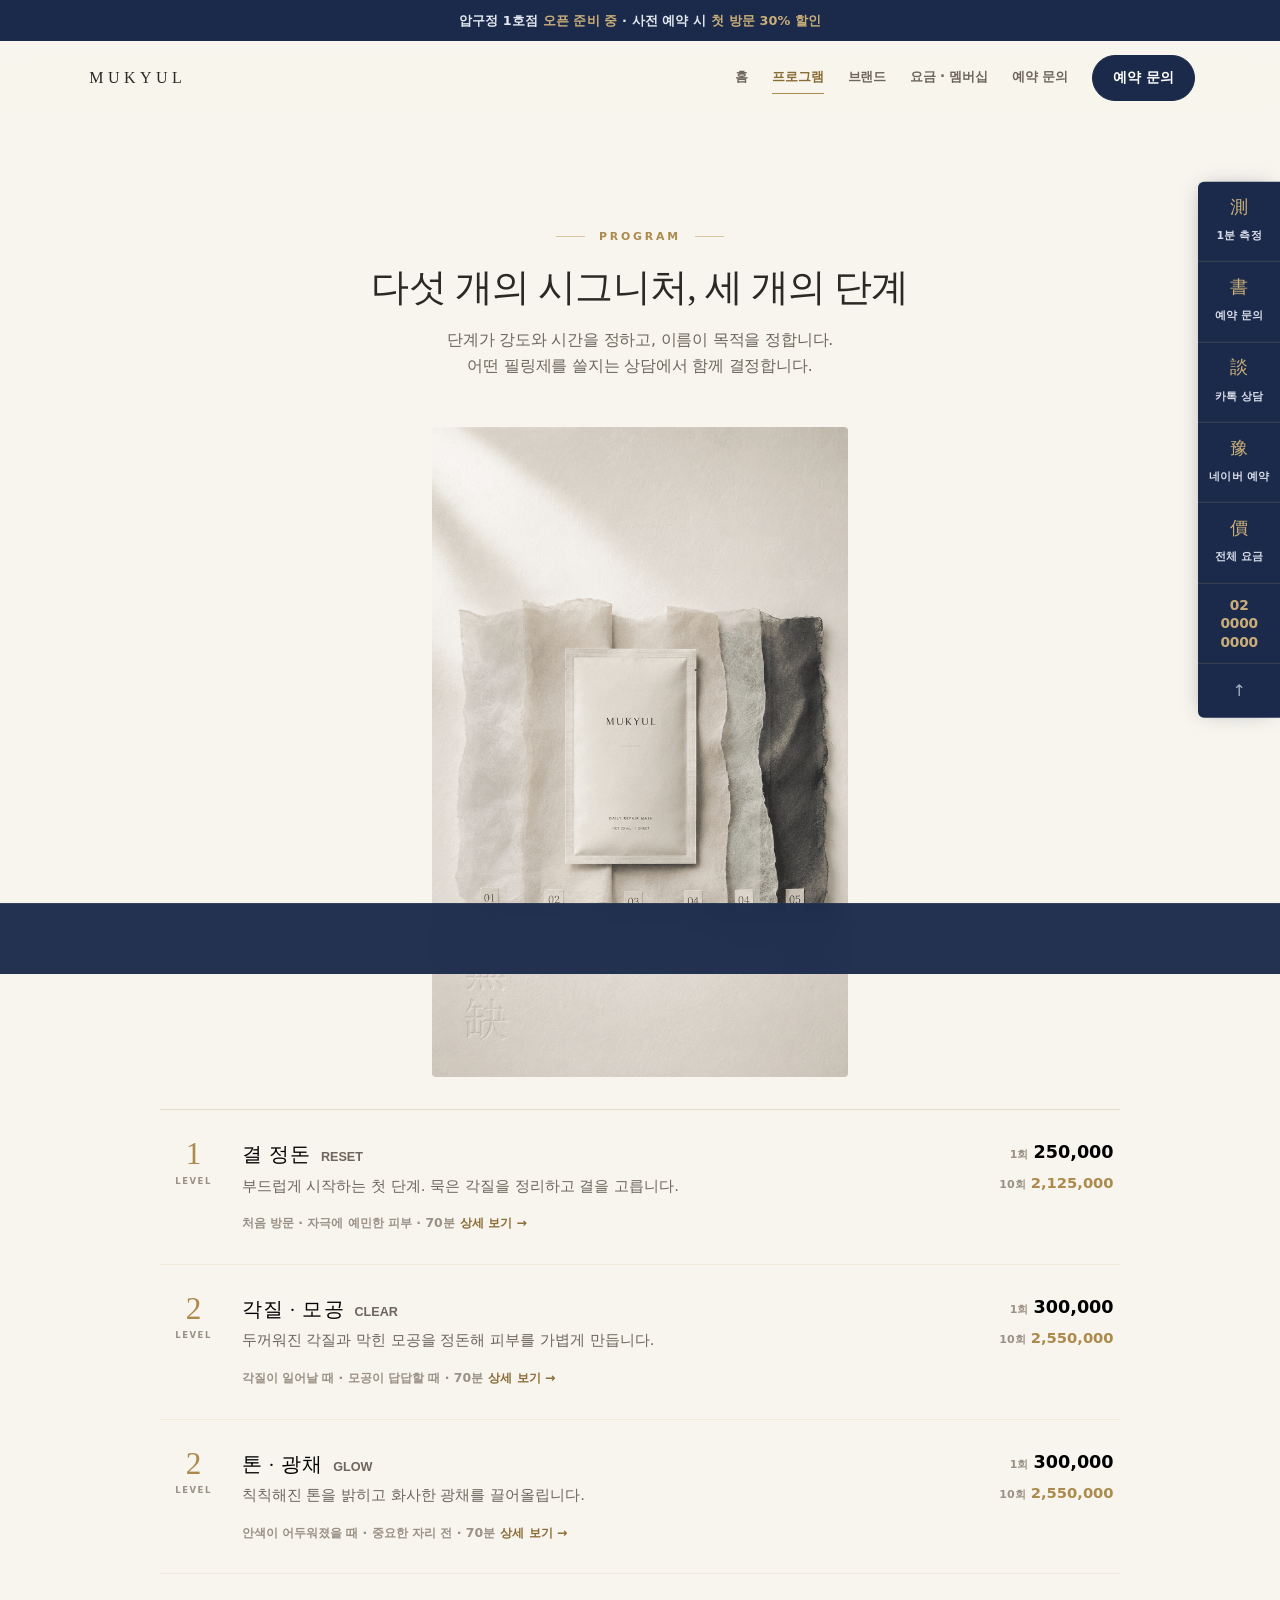
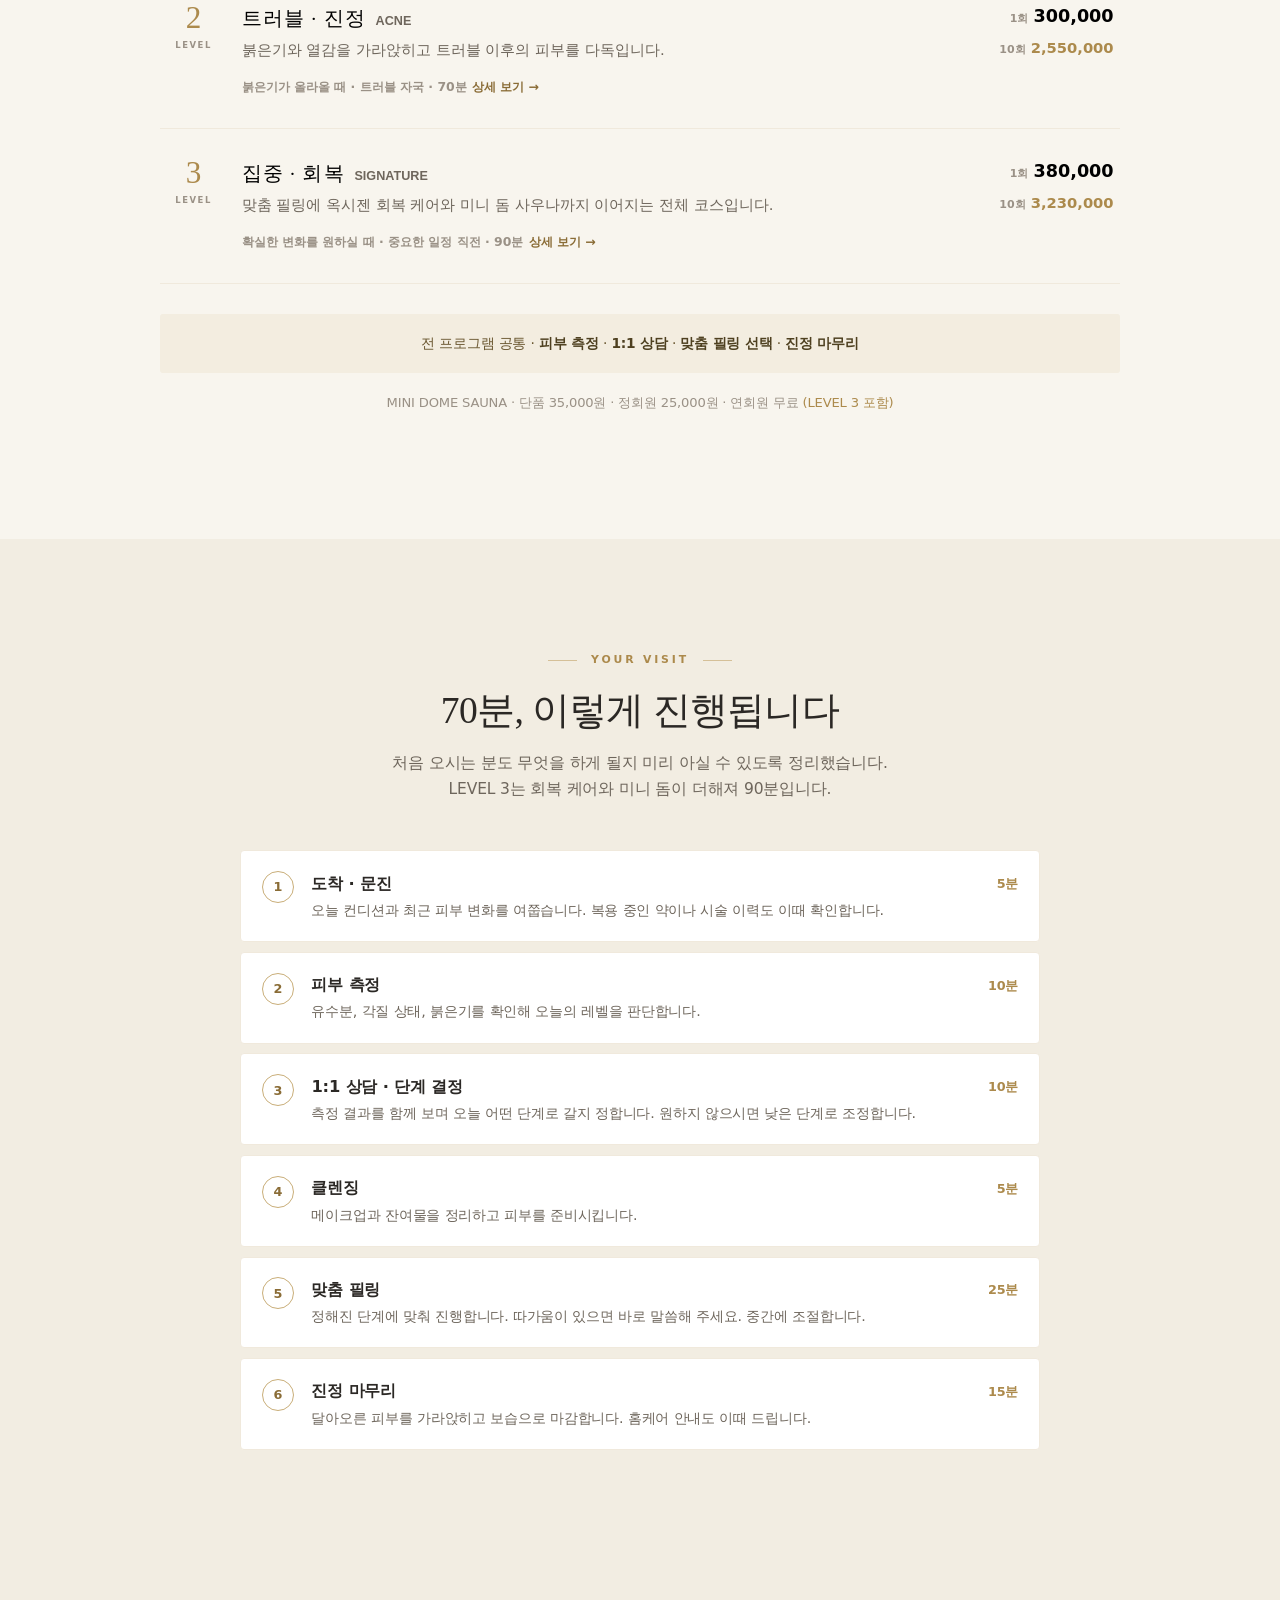
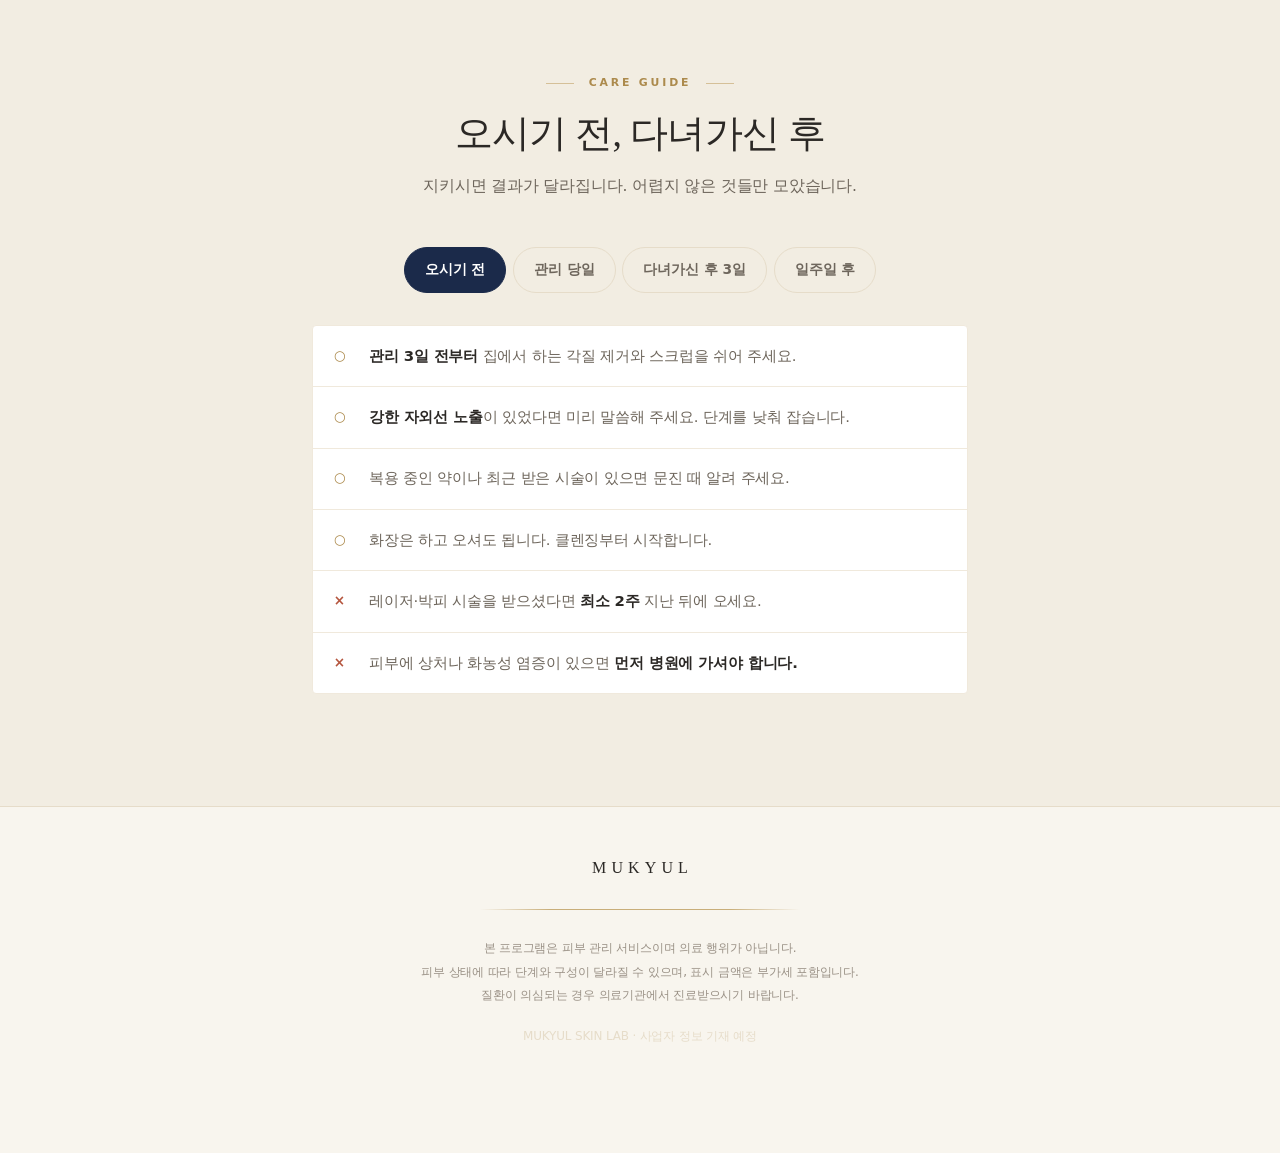
<file: program.html>
<!DOCTYPE html>
<html lang="ko">
<head>
<meta charset="utf-8">
<meta name="viewport" content="width=device-width, initial-scale=1, viewport-fit=cover">
<meta name="robots" content="noindex, nofollow">
<title>프로그램 · MUKYUL SKIN LAB</title>
<meta name="description" content="RESET · CLEAR · GLOW · ACNE · SIGNATURE — 다섯 개의 시그니처와 세 개의 단계, 70분 관리 과정과 전후 가이드.">
<link rel="canonical" href="https://example.com/program.html">
<meta name="theme-color" content="#1B2A4A">
<meta property="og:type" content="website">
<meta property="og:site_name" content="MUKYUL SKIN LAB">
<meta property="og:title" content="프로그램 · MUKYUL SKIN LAB">
<meta property="og:description" content="RESET · CLEAR · GLOW · ACNE · SIGNATURE — 다섯 개의 시그니처와 세 개의 단계, 70분 관리 과정과 전후 가이드.">
<meta property="og:url" content="https://example.com/program.html">
<meta property="og:image" content="https://example.com/assets/img/og.png">
<meta property="og:image:width" content="1200">
<meta property="og:image:height" content="630">
<meta property="og:locale" content="ko_KR">
<meta name="twitter:card" content="summary_large_image">
<meta name="naver-site-verification" content="">
<meta name="google-site-verification" content="">
<link rel="icon" href="favicon.svg" type="image/svg+xml">
<link rel="manifest" href="site.webmanifest">
<link rel="stylesheet" href="assets/css/style.css">

</head>
<body>
<a href="#main" class="skip">본문으로 건너뛰기</a>
<a href="index.html#measure" class="skip">본문으로 건너뛰기</a>
<div class="notice"><span data-site="branch">압구정 1호점</span> <b>오픈 준비 중</b> · 사전 예약 시 <b>첫 방문 30% 할인</b></div>

<nav class="top" id="nav">
  <div class="in">
    <a href="index.html" class="brand serif">MUKYUL</a>
    <a class="lnk" href="index.html">홈</a>
    <a class="lnk act" href="program.html">프로그램</a>
    <a class="lnk" href="brand.html">브랜드</a>
    <a class="lnk" href="price.html">요금 · 멤버십</a>
    <a class="lnk" href="reserve.html">예약 문의</a>
    <a href="reserve.html" class="btn sm">예약 문의</a>
    <button class="burger" id="burger" aria-label="메뉴 열기" aria-expanded="false">
      <span></span><span></span><span></span>
    </button>
  </div>
</nav>

<div class="drawer" id="drawer">
  <a href="index.html"><span class="dn">01</span>홈</a>
  <a href="program.html" style="color:var(--gold-dk)"><span class="dn">02</span>프로그램</a>
  <a href="brand.html"><span class="dn">03</span>브랜드</a>
  <a href="price.html"><span class="dn">04</span>요금 · 멤버십</a>
  <a href="reserve.html"><span class="dn">05</span>예약 문의</a>
  <div class="dacts">
    <a href="reserve.html" class="btn">예약 문의</a>
    <a href="#" data-site="telLink" class="btn gold">전화</a>
  </div>
</div>
<main id="main">
<!-- ══════════ 프로그램 ══════════ -->
<section id="program">
  <div class="in reveal">
    <div class="eyebrow">PROGRAM</div>
    <h2 class="h serif">다섯 개의 시그니처, 세 개의 단계</h2>
    <p class="sub">단계가 강도와 시간을 정하고, 이름이 목적을 정합니다.<br>어떤 필링제를 쓸지는 상담에서 함께 결정합니다.</p>
    <img class="phimg" src="assets/img/levels.png" alt="01~05 단계별 시트 스와치" loading="lazy" width="760" height="1188" style="max-width:26rem;margin:0 auto 2rem">
    <div class="plist" id="plist"></div>
    <div class="common">
      전 프로그램 공통 · <b>피부 측정</b> · <b>1:1 상담</b> · <b>맞춤 필링 선택</b> · <b>진정 마무리</b>
    </div>
    <p style="text-align:center;font-size:.82rem;color:var(--ink-3);margin-top:1.2rem">
      MINI DOME SAUNA · 단품 35,000원 · 정회원 25,000원 · 연회원 무료 <span style="color:var(--gold)">(LEVEL 3 포함)</span>
    </p>
  </div>
</section>


<!-- ══════════ 관리 과정 ══════════ -->
<section id="journey">
  <div class="mid reveal">
    <div class="eyebrow">YOUR VISIT</div>
    <h2 class="h serif">70분, 이렇게 진행됩니다</h2>
    <p class="sub">처음 오시는 분도 무엇을 하게 될지 미리 아실 수 있도록 정리했습니다.<br>LEVEL 3는 회복 케어와 미니 돔이 더해져 90분입니다.</p>
    <div class="jgrid" id="jgrid"></div>
  </div>
</section>


<!-- ══════════ 관리 전후 가이드 ══════════ -->
<section id="guide" style="background:var(--ivory-d)">
  <div class="narrow reveal">
    <div class="eyebrow">CARE GUIDE</div>
    <h2 class="h serif">오시기 전, 다녀가신 후</h2>
    <p class="sub">지키시면 결과가 달라집니다. 어렵지 않은 것들만 모았습니다.</p>
    <div class="gtabs" id="gtabs"></div>
    <div id="gpanels"></div>
  </div>
</section>


</main>
<footer>
  <div class="fl serif">MUKYUL</div>
  <div class="rule-g"></div>
  <div class="fd">
    본 프로그램은 피부 관리 서비스이며 의료 행위가 아닙니다.<br>
    피부 상태에 따라 단계와 구성이 달라질 수 있으며, 표시 금액은 부가세 포함입니다.<br>
    질환이 의심되는 경우 의료기관에서 진료받으시기 바랍니다.
    <div style="margin-top:1.1rem;color:var(--line)" data-site="bizInfo">—</div>
  </div>
</footer>
<!-- 우측 고정 퀵 레일 -->
<aside class="rail" aria-label="빠른 상담">
  <a href="index.html#measure"><span class="ri">測</span><span class="rl">1분 측정</span></a>
  <a href="reserve.html"><span class="ri">書</span><span class="rl">예약 문의</span></a>
  <a href="reserve.html" onclick="toast('카카오톡 채널 개설 준비 중입니다');return false"><span class="ri">談</span><span class="rl">카톡 상담</span></a>
  <a href="reserve.html" onclick="toast('네이버 예약 연동 준비 중입니다');return false"><span class="ri">豫</span><span class="rl">네이버 예약</span></a>
  <a href="price.html"><span class="ri">價</span><span class="rl">전체 요금</span></a>
  <div class="rtel" data-site="telStack">—</div>
  <button class="rtop" onclick="window.scrollTo({top:0,behavior:'smooth'})" aria-label="맨 위로">↑</button>
</aside>
<div class="quick" id="quick">
  <div class="qin">
    <span class="qlb serif">빠른 문의</span>
    <input type="text" id="qName" placeholder="성함" autocomplete="name" aria-label="성함">
    <input type="tel" id="qTel" placeholder="연락처 (숫자만)" inputmode="numeric" autocomplete="tel" aria-label="연락처">
    <input type="text" id="qMemo" class="qmemo" placeholder="문의 내용" aria-label="문의 내용">
    <label class="qagree"><input type="checkbox" id="qAgree">
      <span class="full">개인정보 수집 동의</span><span class="short">동의</span></label>
    <button class="qbtn" onclick="quickSend()">문의하기</button>
    <button class="qx" onclick="hideQuick()" aria-label="빠른 문의 닫기">✕</button>
  </div>
</div>
<div class="mobar" style="display:none">
  <a href="reserve.html" class="btn">예약 문의</a>
  <a href="#" data-site="telLink" class="btn gold">전화</a>
</div>
<div class="modal" id="modal" onclick="if(event.target===this) closeModal()">
  <div class="sheet" id="sheet" role="dialog" aria-modal="true"></div>
</div>
<div class="toast" id="toast"></div>

<script src="assets/js/config.js"></script>
<script src="assets/js/main.js"></script>
</body>
</html>
</file>
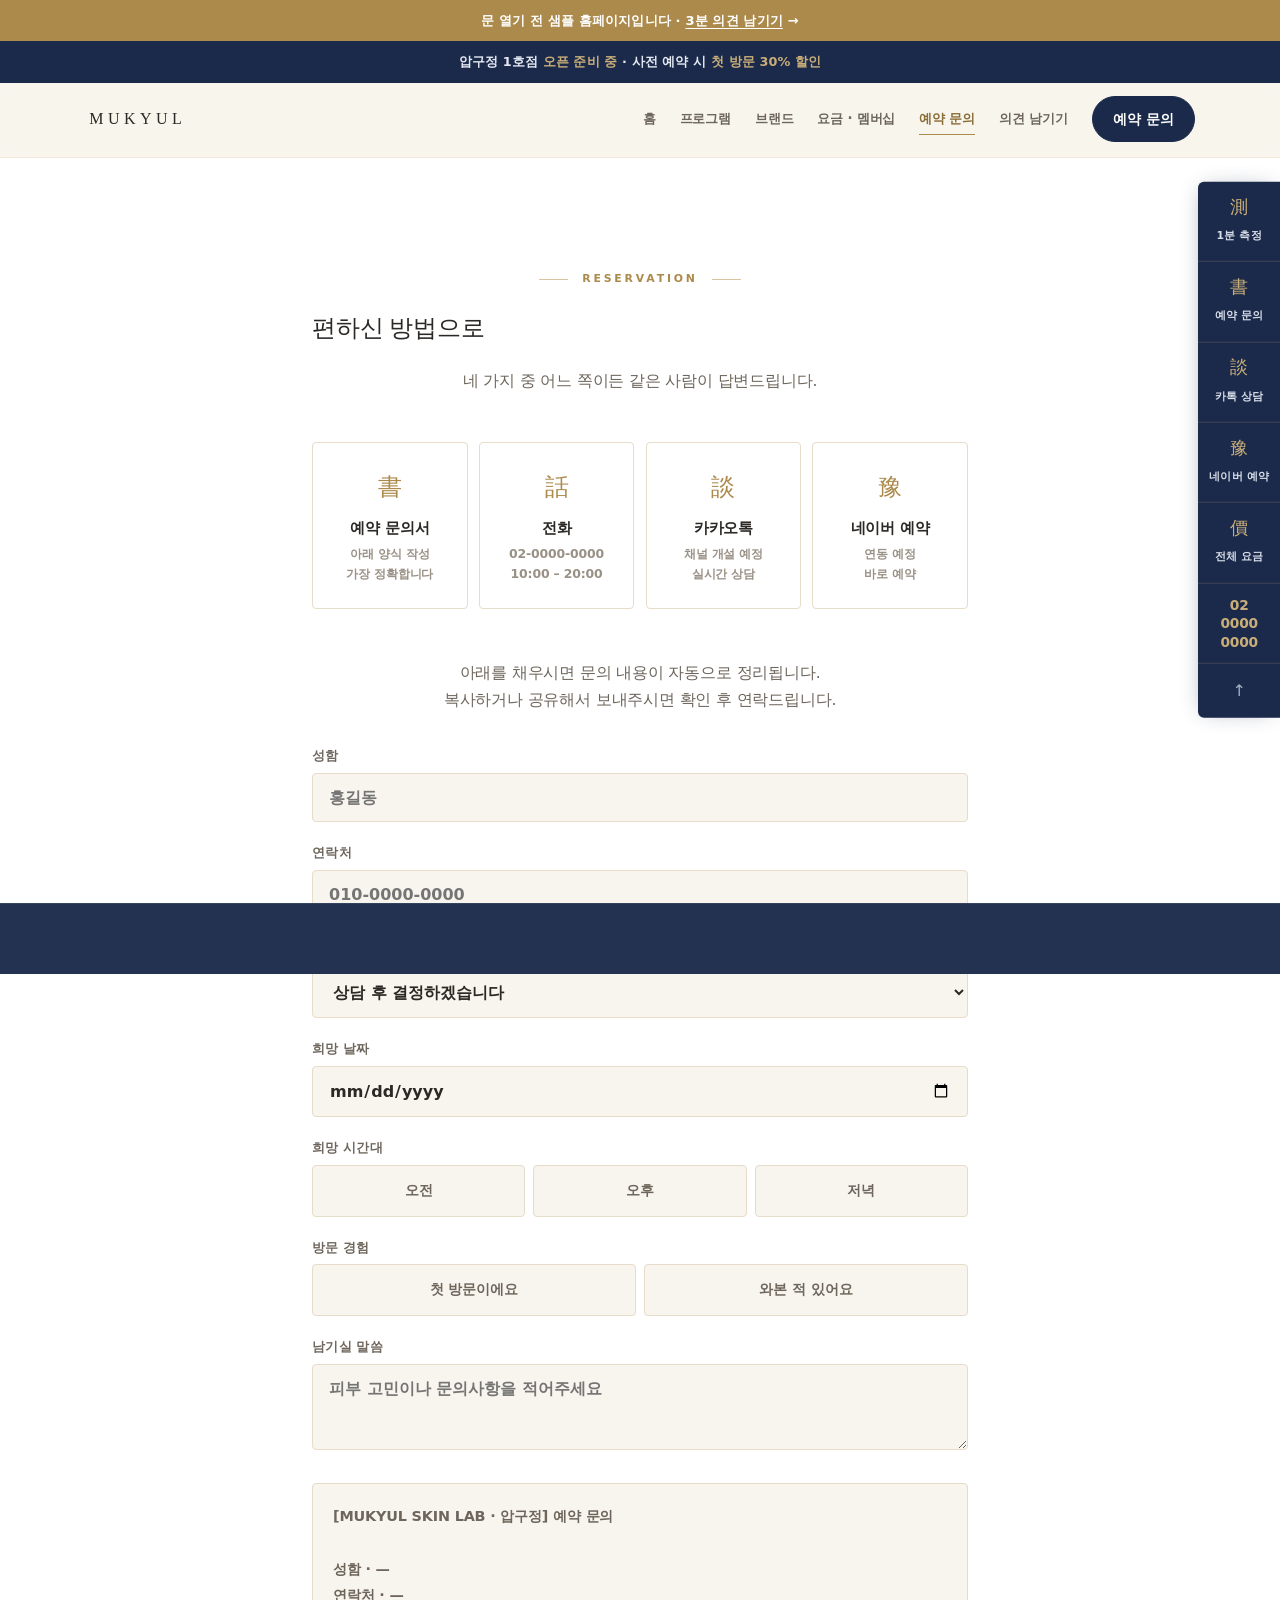
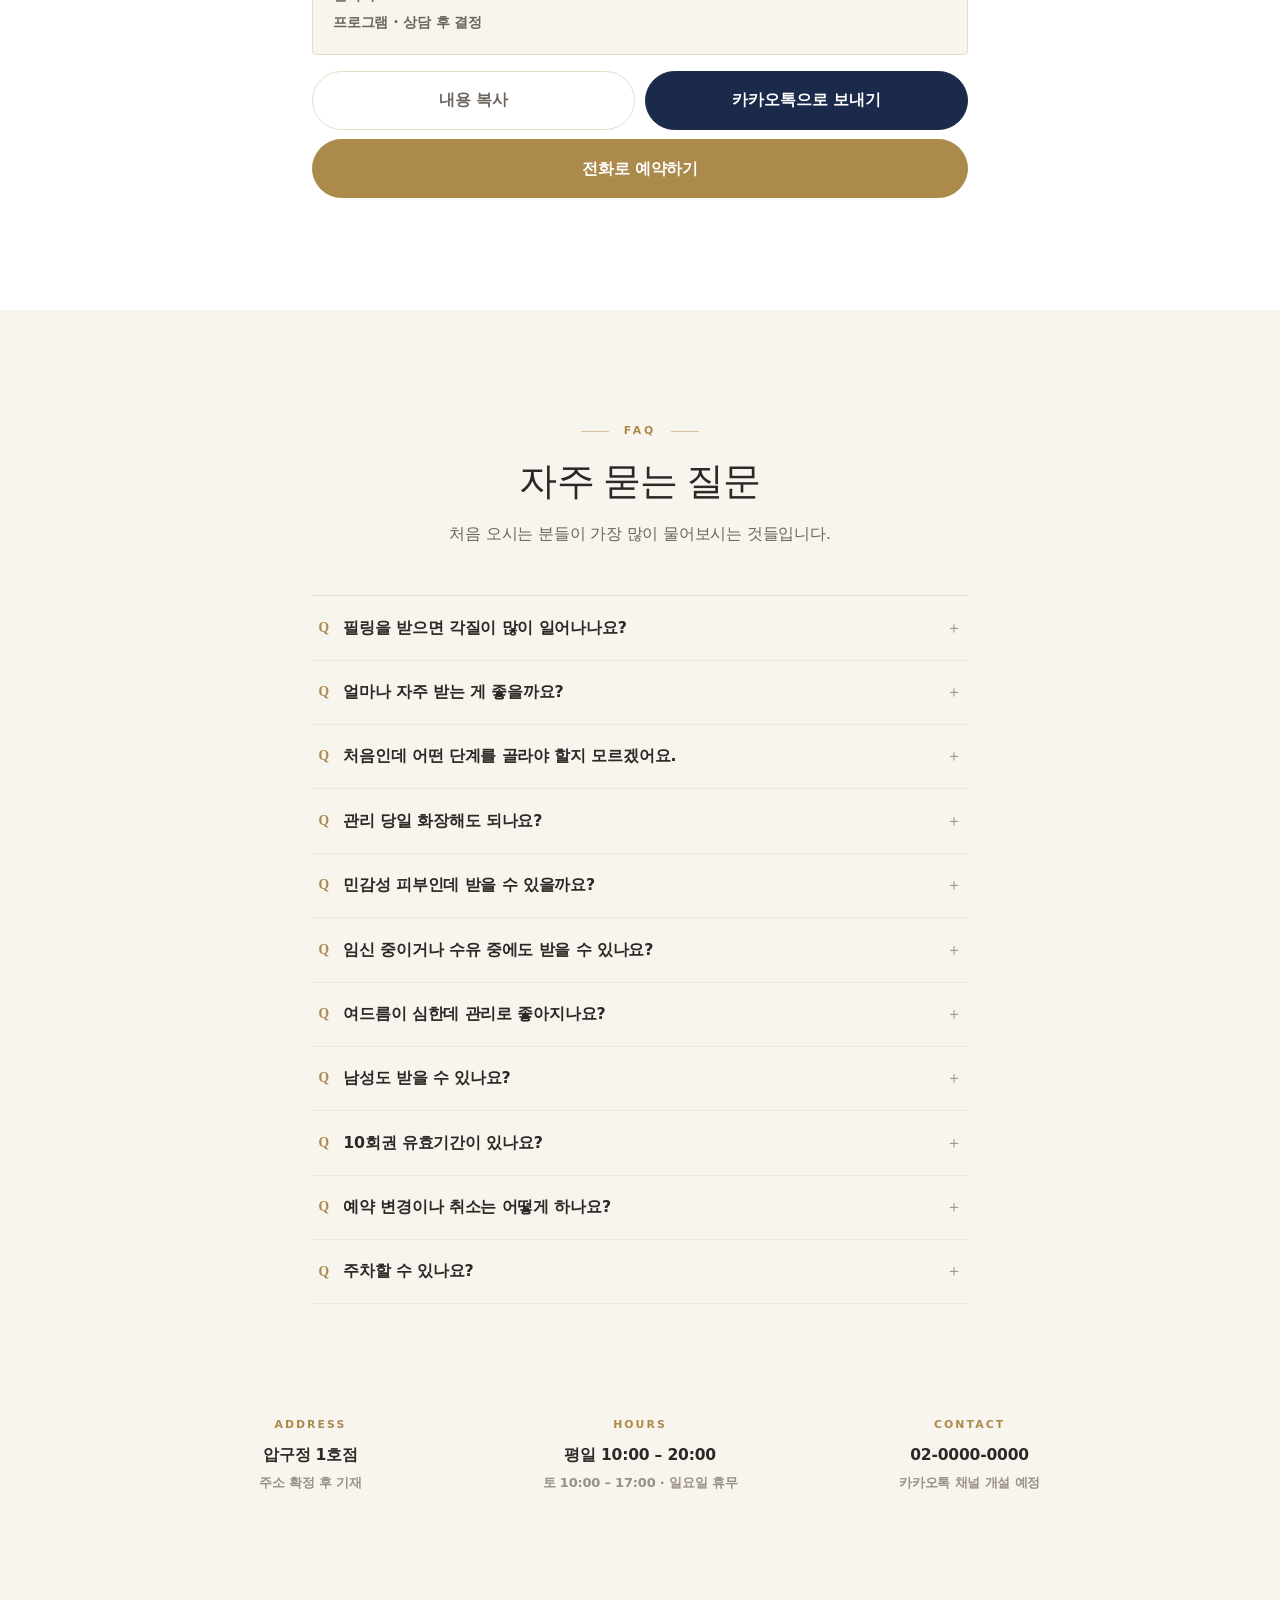
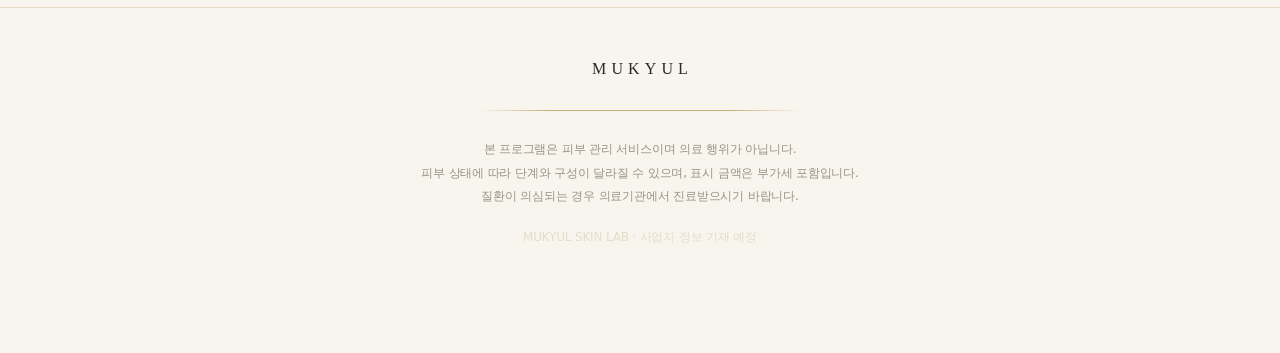
<file: reserve.html>
<!DOCTYPE html>
<html lang="ko">
<head>
<meta charset="utf-8">
<meta name="viewport" content="width=device-width, initial-scale=1, viewport-fit=cover">
<meta name="robots" content="noindex, nofollow">
<title>예약 문의 · MUKYUL SKIN LAB</title>
<meta name="description" content="문의서·전화·카카오톡·네이버 예약 중 편하신 방법으로. 자주 묻는 질문과 오시는 길 안내.">
<link rel="canonical" href="https://example.com/reserve.html">
<meta name="theme-color" content="#1B2A4A">
<meta property="og:type" content="website">
<meta property="og:site_name" content="MUKYUL SKIN LAB">
<meta property="og:title" content="예약 문의 · MUKYUL SKIN LAB">
<meta property="og:description" content="문의서·전화·카카오톡·네이버 예약 중 편하신 방법으로. 자주 묻는 질문과 오시는 길 안내.">
<meta property="og:url" content="https://example.com/reserve.html">
<meta property="og:image" content="https://example.com/assets/img/og.png">
<meta property="og:image:width" content="1200">
<meta property="og:image:height" content="630">
<meta property="og:locale" content="ko_KR">
<meta name="twitter:card" content="summary_large_image">
<meta name="naver-site-verification" content="">
<meta name="google-site-verification" content="">
<link rel="icon" href="favicon.svg" type="image/svg+xml">
<link rel="manifest" href="site.webmanifest">
<link rel="stylesheet" href="assets/css/style.css">

</head>
<body>
<a href="#main" class="skip">본문으로 건너뛰기</a>
<div class="fbbar"><a href="feedback.html">문 열기 전 <b>샘플 홈페이지</b>입니다 · <u>3분 의견 남기기</u> →</a></div>
<a href="index.html#measure" class="skip">본문으로 건너뛰기</a>
<div class="notice"><span data-site="branch">압구정 1호점</span> <b>오픈 준비 중</b> · 사전 예약 시 <b>첫 방문 30% 할인</b></div>

<nav class="top" id="nav">
  <div class="in">
    <a href="index.html" class="brand serif">MUKYUL</a>
    <a class="lnk" href="index.html">홈</a>
    <a class="lnk" href="program.html">프로그램</a>
    <a class="lnk" href="brand.html">브랜드</a>
    <a class="lnk" href="price.html">요금 · 멤버십</a>
    <a class="lnk act" href="reserve.html">예약 문의</a>
    <a class="lnk" href="feedback.html">의견 남기기</a>
    <a href="reserve.html" class="btn sm">예약 문의</a>
    <button class="burger" id="burger" aria-label="메뉴 열기" aria-expanded="false">
      <span></span><span></span><span></span>
    </button>
  </div>
</nav>

<div class="drawer" id="drawer">
  <a href="index.html"><span class="dn">01</span>홈</a>
  <a href="program.html"><span class="dn">02</span>프로그램</a>
  <a href="brand.html"><span class="dn">03</span>브랜드</a>
  <a href="price.html"><span class="dn">04</span>요금 · 멤버십</a>
  <a href="reserve.html" style="color:var(--gold-dk)"><span class="dn">05</span>예약 문의</a>
  <a href="feedback.html"><span class="dn">06</span>의견 남기기</a>
  <div class="dacts">
    <a href="reserve.html" class="btn">예약 문의</a>
    <a href="#" data-site="telLink" class="btn gold">전화</a>
  </div>
</div>
<main id="main">
<!-- ══════════ 예약 ══════════ -->
<section id="book">
  <div class="narrow reveal">
    <div class="eyebrow">RESERVATION</div>
    <h1 class="h serif">편하신 방법으로</h1>
    <p class="sub">네 가지 중 어느 쪽이든 같은 사람이 답변드립니다.</p>

    <div class="chan" style="margin-bottom:3.2rem">
      <a href="#bookform"><div class="ci serif">書</div><div class="ct">예약 문의서</div><div class="cd">아래 양식 작성<br>가장 정확합니다</div></a>
      <a href="#" data-site="telLink"><div class="ci serif">話</div><div class="ct">전화</div><div class="cd"><span data-site="tel">—</span><br><span data-site="hoursShort">—</span></div></a>
      <a href="reserve.html" onclick="toast('카카오톡 채널 개설 준비 중입니다');return false"><div class="ci serif">談</div><div class="ct">카카오톡</div><div class="cd">채널 개설 예정<br>실시간 상담</div></a>
      <a href="reserve.html" onclick="toast('네이버 예약 연동 준비 중입니다');return false"><div class="ci serif">豫</div><div class="ct">네이버 예약</div><div class="cd">연동 예정<br>바로 예약</div></a>
    </div>

    <div id="bookform"></div>
    <p class="sub" style="margin-bottom:2rem">아래를 채우시면 문의 내용이 자동으로 정리됩니다.<br>복사하거나 공유해서 보내주시면 확인 후 연락드립니다.</p>

    <label class="f" for="bName">성함</label>
    <input type="text" id="bName" placeholder="홍길동" autocomplete="name">

    <label class="f" for="bTel">연락처</label>
    <input type="tel" id="bTel" placeholder="010-0000-0000" inputmode="tel" autocomplete="tel">

    <label class="f" for="bProg">원하시는 프로그램</label>
    <select id="bProg"></select>

    <label class="f" for="bDate">희망 날짜</label>
    <input type="date" id="bDate">

    <label class="f">희망 시간대</label>
    <div class="chips" id="bTime">
      <button type="button" data-t="오전 (10~12시)">오전</button>
      <button type="button" data-t="오후 (12~16시)">오후</button>
      <button type="button" data-t="저녁 (16~20시)">저녁</button>
    </div>

    <label class="f">방문 경험</label>
    <div class="chips" id="bFirst">
      <button type="button" data-t="첫 방문">첫 방문이에요</button>
      <button type="button" data-t="재방문">와본 적 있어요</button>
    </div>

    <label class="f" for="bMemo">남기실 말씀</label>
    <textarea id="bMemo" placeholder="피부 고민이나 문의사항을 적어주세요"></textarea>

    <div class="preview" id="bPrev"></div>
    <div class="bbtns">
      <button class="btn ghost" onclick="copyBooking()">내용 복사</button>
      <button class="btn" onclick="shareBooking()">카카오톡으로 보내기</button>
    </div>
    <a class="btn gold block" style="margin-top:.6rem;text-decoration:none" href="#" data-site="telLink">전화로 예약하기</a>
  </div>
</section>


<!-- ══════════ FAQ ══════════ -->
<section id="faq">
  <div class="narrow reveal">
    <div class="eyebrow">FAQ</div>
    <h2 class="h serif">자주 묻는 질문</h2>
    <p class="sub">처음 오시는 분들이 가장 많이 물어보시는 것들입니다.</p>
    <div class="faq" id="faqList"></div>
  </div>
</section>


<!-- ══════════ 오시는 길 ══════════ -->
<section id="visit" style="padding-top:0">
  <div class="in reveal">
    <div class="info">
      <div><div class="k">ADDRESS</div><div class="v"><span data-site="branch">—</span><br><small data-site="address">—</small></div></div>
      <div><div class="k">HOURS</div><div class="v"><span data-site="hoursWeek">—</span><br><small data-site="hoursRest">—</small></div></div>
      <div><div class="k">CONTACT</div><div class="v"><a data-site="telLink" href="#" style="text-decoration:none"><span data-site="tel">—</span></a><br><small data-site="kakaoNote">—</small></div></div>
    </div>
  </div>
</section>


</main>
<footer>
  <div class="fl serif">MUKYUL</div>
  <div class="rule-g"></div>
  <div class="fd">
    본 프로그램은 피부 관리 서비스이며 의료 행위가 아닙니다.<br>
    피부 상태에 따라 단계와 구성이 달라질 수 있으며, 표시 금액은 부가세 포함입니다.<br>
    질환이 의심되는 경우 의료기관에서 진료받으시기 바랍니다.
    <div style="margin-top:1.1rem;color:var(--line)" data-site="bizInfo">—</div>
  </div>
</footer>
<!-- 우측 고정 퀵 레일 -->
<aside class="rail" aria-label="빠른 상담">
  <a href="index.html#measure"><span class="ri">測</span><span class="rl">1분 측정</span></a>
  <a href="reserve.html"><span class="ri">書</span><span class="rl">예약 문의</span></a>
  <a href="reserve.html" onclick="toast('카카오톡 채널 개설 준비 중입니다');return false"><span class="ri">談</span><span class="rl">카톡 상담</span></a>
  <a href="reserve.html" onclick="toast('네이버 예약 연동 준비 중입니다');return false"><span class="ri">豫</span><span class="rl">네이버 예약</span></a>
  <a href="price.html"><span class="ri">價</span><span class="rl">전체 요금</span></a>
  <div class="rtel" data-site="telStack">—</div>
  <button class="rtop" onclick="window.scrollTo({top:0,behavior:'smooth'})" aria-label="맨 위로">↑</button>
</aside>
<div class="quick" id="quick">
  <div class="qin">
    <span class="qlb serif">빠른 문의</span>
    <input type="text" id="qName" placeholder="성함" autocomplete="name" aria-label="성함">
    <input type="tel" id="qTel" placeholder="연락처 (숫자만)" inputmode="numeric" autocomplete="tel" aria-label="연락처">
    <input type="text" id="qMemo" class="qmemo" placeholder="문의 내용" aria-label="문의 내용">
    <label class="qagree"><input type="checkbox" id="qAgree">
      <span class="full">개인정보 수집 동의</span><span class="short">동의</span></label>
    <button class="qbtn" onclick="quickSend()">문의하기</button>
    <button class="qx" onclick="hideQuick()" aria-label="빠른 문의 닫기">✕</button>
  </div>
</div>
<div class="mobar" style="display:none">
  <a href="reserve.html" class="btn">예약 문의</a>
  <a href="#" data-site="telLink" class="btn gold">전화</a>
</div>
<div class="modal" id="modal" onclick="if(event.target===this) closeModal()">
  <div class="sheet" id="sheet" role="dialog" aria-modal="true"></div>
</div>
<div class="toast" id="toast"></div>

<script src="assets/js/config.js"></script>
<script src="assets/js/main.js"></script>
</body>
</html>
</file>
<file: assets/css/style.css>
/* ══════════════════════════════════════════════════════
   MUKYUL SKIN LAB — A안 (골드 + 네이비)
   물광필링샵 PRICE LIST 기준. 2026.08.02 확정.
   공식 브랜드북(#111111 · #D9D9D2 · #FFFFFF)과는 다른 계열이며,
   SKIN LAB 을 별도 표현으로 가져가는 선택입니다.
   ══════════════════════════════════════════════════════ */
:root{
  --ivory:#F8F5EE; --ivory-d:#F2EDE2;
  --paper:#FFFFFF;
  --gold:#AC8A4C; --gold-lt:#C9AE79; --gold-bg:#F3EDE0; --gold-dk:#8A6C36;
  --navy:#1B2A4A; --navy-lt:#2C4269; --navy-dk:#132038;
  --ink:#2B2825; --ink-2:#6E665C; --ink-3:#9A9186;
  --line:#E6DCC9; --line-2:#F0E9DC;
  --shadow:0 1px 2px rgba(43,40,37,.04), 0 8px 28px -12px rgba(43,40,37,.13);
  --sp:clamp(4rem,9vw,7rem);
  color-scheme:light;
}
*{box-sizing:border-box}
html{scroll-behavior:smooth; scroll-padding-top:4.4rem}
body{
  margin:0; background:var(--ivory); color:var(--ink);
  font-family:"Pretendard","Apple SD Gothic Neo","Malgun Gothic",system-ui,sans-serif;
  line-height:1.68; letter-spacing:-.011em; -webkit-font-smoothing:antialiased;
  overflow-x:hidden;
  /* 한글은 어절 단위로만 줄바꿈 — "시그니/처"처럼 끊기는 것을 막습니다 */
  word-break:keep-all; overflow-wrap:break-word;
}
.serif{font-family:"Nanum Myeongjo","바탕","Batang",Georgia,serif; font-weight:400}
button{font:inherit; cursor:pointer}
a{color:inherit}
:focus-visible{outline:2px solid var(--gold); outline-offset:3px; border-radius:2px}
@media (prefers-reduced-motion:reduce){
  html{scroll-behavior:auto}
  *,*::before,*::after{animation-duration:.001s!important; transition-duration:.001s!important}
}

/* ══ 공통 레이아웃 ══ */
section{padding:var(--sp) 1.3rem; position:relative}
.in{max-width:60rem; margin:0 auto}
.narrow{max-width:41rem; margin:0 auto}
.mid{max-width:50rem; margin:0 auto}

.eyebrow{
  font-size:.68rem; letter-spacing:.26em; color:var(--gold); font-weight:800;
  display:flex; align-items:center; gap:.9rem; justify-content:center; margin-bottom:1rem;
}
.eyebrow::before,.eyebrow::after{content:""; height:1px; width:1.8rem; background:var(--gold-lt); opacity:.7}
.eyebrow.left{justify-content:flex-start}
.eyebrow.left::before{display:none}
h2.h{
  font-size:clamp(1.65rem,4.6vw,2.35rem); text-align:center; margin:0 0 .8rem;
  letter-spacing:-.018em; text-wrap:balance; line-height:1.38;
}
h2.h.left{text-align:left}
p.sub{
  text-align:center; color:var(--ink-2); font-size:.97rem; margin:0 auto 3rem;
  max-width:35rem; text-wrap:pretty;
}
p.sub.left{text-align:left; margin-left:0}

.reveal{opacity:0; transform:translateY(16px); transition:opacity .7s cubic-bezier(.22,.7,.3,1), transform .7s cubic-bezier(.22,.7,.3,1)}
.reveal.in{opacity:1; transform:none}

.btn{
  display:inline-flex; align-items:center; justify-content:center; gap:.55rem;
  background:var(--navy); color:#fff; text-decoration:none; border:1px solid var(--navy);
  padding:.95rem 2rem; border-radius:99px; font-size:.98rem; font-weight:700;
  transition:background .18s, border-color .18s, transform .12s;
}
.btn:hover{background:var(--navy-lt); border-color:var(--navy-lt)}
.btn:active{transform:scale(.985)}
.btn.ghost{background:transparent; color:var(--ink-2); border-color:var(--line)}
.btn.ghost:hover{border-color:var(--gold); color:var(--gold-dk); background:transparent}
.btn.gold{background:var(--gold); border-color:var(--gold)}
.btn.gold:hover{background:var(--gold-dk); border-color:var(--gold-dk)}
.btn.sm{padding:.65rem 1.3rem; font-size:.87rem}
.btn.block{display:flex; width:100%}

/* ══ 상단 공지 ══ */
.notice{
  background:var(--navy); color:#E4E9F1; text-align:center; font-size:.8rem; font-weight:600;
  padding:.62rem 1.2rem; letter-spacing:.01em;
}
.notice b{color:var(--gold-lt); font-weight:800}

/* 샘플 단계 안내 + 의견 남기기 — 모든 페이지 최상단 */
.fbbar{background:var(--gold); text-align:center}
.fbbar a{
  display:block; padding:.6rem 1.2rem; color:#fff; text-decoration:none;
  font-size:.82rem; font-weight:700; letter-spacing:.01em;
}
.fbbar a:hover{background:var(--gold-dk)}
.fbbar b{font-weight:800}
.fbbar u{text-underline-offset:.2em}

/* ══ 내비 ══ */
nav.top{
  position:sticky; top:0; z-index:60; background:rgba(248,245,238,.9);
  -webkit-backdrop-filter:saturate(150%) blur(14px); backdrop-filter:saturate(150%) blur(14px);
  border-bottom:1px solid transparent; transition:border-color .25s, background .25s;
}
nav.top.stuck{border-bottom-color:var(--line)}
nav.top .in{display:flex; align-items:center; gap:1.5rem; padding:.85rem 1.3rem; max-width:72rem}
nav.top .brand{font-size:1rem; letter-spacing:.28em; margin-right:auto; margin-left:.28em; text-decoration:none}
nav.top a.lnk{
  text-decoration:none; font-size:.83rem; font-weight:700; color:var(--ink-2);
  padding:.25rem 0; border-bottom:1.5px solid transparent; transition:color .18s, border-color .18s;
}
nav.top a.lnk:hover{color:var(--gold-dk)}
nav.top a.lnk.act{color:var(--gold-dk); border-bottom-color:var(--gold)}
@media (max-width:52rem){ nav.top .lnk{display:none} }

/* ══ 히어로 ══ */
.hero{
  position:relative; text-align:center; overflow:hidden;
  padding:clamp(3.6rem,10vw,6.4rem) 1.3rem clamp(4.5rem,9vw,6rem);
  background:radial-gradient(120% 90% at 50% 0%, #FCFAF6 0%, var(--ivory) 58%, var(--ivory-d) 100%);
}
/* 화면 폭을 가로지르는 극자간 워드마크 — 브랜드 시그니처 */
.wordmark{
  display:block; font-size:clamp(1.5rem,7.2vw,4.6rem); line-height:1;
  letter-spacing:.34em; margin:0 0 1.6rem .34em; color:var(--gold);
  opacity:.28; white-space:nowrap; overflow:hidden; text-overflow:clip; user-select:none;
}
#grain{position:absolute; inset:0; width:100%; height:100%; opacity:.5; pointer-events:none}
.hero .inner{position:relative; z-index:2}
.lock .en{font-size:clamp(1.35rem,3.4vw,1.7rem); letter-spacing:.36em; margin-left:.36em; display:block}
.lock .kr{font-size:.9rem; letter-spacing:.52em; color:var(--ink-2); margin:.18rem 0 .38rem .52em; display:block}
.lock .sl{font-size:.62rem; letter-spacing:.44em; color:var(--gold); margin-left:.44em; display:block}
.hero h1{
  font-size:clamp(2.05rem,6.6vw,3.5rem); line-height:1.28; margin:2.6rem 0 1.15rem;
  letter-spacing:-.025em; text-wrap:balance;
}
.hero h1 em{font-style:normal; color:var(--gold); position:relative}
.hero .lead-svc{
  display:inline-block; color:var(--ink); font-size:1.06rem; font-weight:700;
  margin:0 auto 1rem; padding:.75rem 1.4rem; border-radius:99px;
  background:var(--gold-bg); border:1px solid var(--line); line-height:1.7;
}
.hero .lead-svc b{color:var(--gold-dk); font-weight:800}
.hero .tag{color:var(--ink-2); font-size:1.02rem; margin:0 auto 2.3rem; max-width:30rem; text-wrap:pretty}
.hero .acts{display:flex; gap:.6rem; justify-content:center; flex-wrap:wrap}

.stats{
  display:flex; justify-content:center; gap:clamp(1.6rem,5vw,3.6rem); flex-wrap:wrap;
  margin-top:clamp(2.8rem,6vw,4rem); padding-top:2.2rem; border-top:1px solid var(--line);
  max-width:44rem; margin-left:auto; margin-right:auto;
}
.stats div{text-align:center}
.stats .n{font-size:clamp(1.5rem,3.6vw,1.9rem); color:var(--gold); line-height:1.15; display:block}
.stats .l{font-size:.75rem; color:var(--ink-3); font-weight:700; letter-spacing:.04em; margin-top:.2rem}

/* ══ 레벨 사다리 ══ */
.ladder{display:flex; flex-direction:column; gap:.45rem; max-width:27rem; margin:2.6rem auto 0}
.rung{
  display:flex; align-items:center; gap:.9rem; padding:.85rem 1.15rem; border-radius:3px;
  background:rgba(255,255,255,.72); border:1px solid var(--line-2);
  opacity:.5; transition:opacity .5s, border-color .5s, box-shadow .5s, transform .5s;
}
.rung.lit{opacity:1; border-color:var(--gold-lt); box-shadow:0 2px 18px -6px rgba(172,138,76,.3); transform:translateX(2px)}
.rung .rn{font-size:1.3rem; color:var(--gold); width:1.5rem; text-align:center; flex:none}
.rung .rt{font-size:.9rem; letter-spacing:.06em; flex:1; text-align:left; font-weight:400}
.rung .rd{font-size:.77rem; color:var(--ink-3); font-weight:600}

/* ══ 측정 ══ */
#measure{background:var(--paper); border-top:1px solid var(--line-2); border-bottom:1px solid var(--line-2)}
.bar{height:2px; background:var(--line-2); border-radius:2px; overflow:hidden; margin-bottom:2.4rem}
.bar i{display:block; height:100%; background:var(--gold); width:0; transition:width .4s cubic-bezier(.4,0,.2,1)}
.qno{font-size:.7rem; letter-spacing:.22em; color:var(--gold); font-weight:800; text-align:center; margin-bottom:.8rem}
.qtext{font-size:clamp(1.22rem,3.7vw,1.55rem); text-align:center; margin:0 0 2.1rem; line-height:1.46; text-wrap:balance}
.opts{display:flex; flex-direction:column; gap:.55rem}
.opts button{
  text-align:left; background:var(--ivory); border:1px solid var(--line); border-radius:4px;
  padding:1.05rem 1.25rem; font-size:1rem; font-weight:600; color:var(--ink);
  transition:border-color .16s, background .16s, transform .12s; position:relative;
}
.opts button:hover{border-color:var(--gold); background:var(--gold-bg)}
.opts button:active{transform:scale(.995)}
.opts button small{display:block; font-size:.79rem; color:var(--ink-3); font-weight:600; margin-top:.12rem}
.qnav{display:flex; justify-content:center; margin-top:1.5rem}
.qnav button{background:none; border:none; color:var(--ink-3); font-size:.84rem; font-weight:700; text-decoration:underline; padding:.4rem}
.qnav button:hover{color:var(--gold-dk)}

.result{text-align:center; animation:rise .5s cubic-bezier(.22,.7,.3,1)}
@keyframes rise{from{opacity:0; transform:translateY(14px)}to{opacity:1; transform:none}}
.result .rlv{font-size:.7rem; letter-spacing:.24em; color:var(--gold); font-weight:800; margin-bottom:.55rem}
.result .rname{font-size:clamp(2rem,6.2vw,2.9rem); letter-spacing:.04em; margin:0 0 .15rem}
.result .rkr{font-size:1rem; color:var(--ink-2); font-weight:700; margin-bottom:1.5rem}
.rwhy{
  background:var(--gold-bg); border-radius:4px; padding:1.25rem 1.4rem; text-align:left;
  font-size:.93rem; color:#5E4C25; line-height:1.85; margin-bottom:1.5rem;
}
.rwhy b{color:#43351A; font-weight:800}
.rmeta{display:flex; justify-content:center; gap:2.4rem; margin-bottom:1.9rem; flex-wrap:wrap}
.rmeta .k{font-size:.68rem; letter-spacing:.14em; color:var(--ink-3); font-weight:800; margin-bottom:.18rem}
.rmeta .v{font-size:1.16rem; font-weight:700; font-variant-numeric:tabular-nums}
.rbtns{display:flex; gap:.6rem; justify-content:center; flex-wrap:wrap}
.rnote{font-size:.79rem; color:var(--ink-3); margin-top:1.7rem; line-height:1.75}

/* ══ 프로그램 ══ */
.plist{border-top:1px solid var(--line)}
.prow{
  display:flex; gap:1.3rem; align-items:flex-start; padding:1.75rem .4rem; width:100%;
  border-bottom:1px solid var(--line-2); background:none; border-left:none; border-right:none; border-top:none;
  text-align:left; transition:background .2s, padding-left .2s;
}
.prow:hover{background:rgba(255,255,255,.7); padding-left:.9rem}
.prow .pno{flex:none; width:3.4rem; text-align:center}
.prow .pno .n{font-size:1.95rem; color:var(--gold); line-height:1; display:block}
.prow .pno .l{font-size:.53rem; letter-spacing:.18em; color:var(--ink-3); font-weight:800; display:block; margin-top:.28rem}
.prow .pb{flex:1; min-width:0}
.prow .pn{font-size:1.24rem; letter-spacing:.06em; margin-bottom:.14rem}
.prow .pn em{font-style:normal; font-size:.79rem; letter-spacing:0; color:var(--ink-2); font-weight:600; font-family:"Pretendard",sans-serif; margin-left:.6rem}
.prow .pd{font-size:.93rem; color:var(--ink-2); margin-bottom:.4rem; text-wrap:pretty}
.prow .pf{font-size:.78rem; color:var(--ink-3); font-weight:600}
.prow .more{font-size:.78rem; color:var(--gold-dk); font-weight:800; margin-top:.5rem; display:inline-block}
.prow .pp{flex:none; text-align:right; min-width:7.8rem; font-variant-numeric:tabular-nums}
.prow .pp .a{font-size:1.1rem; font-weight:700}
.prow .pp .a span{font-size:.69rem; color:var(--ink-3); margin-right:.32rem; font-weight:700}
.prow .pp .b{font-size:.92rem; font-weight:700; color:var(--gold); margin-top:.24rem}
.prow .pp .b span{font-size:.69rem; color:var(--ink-3); margin-right:.32rem; font-weight:700}
@media (max-width:36rem){
  .prow{flex-wrap:wrap; gap:.9rem}
  .prow .pp{min-width:0; width:100%; text-align:left; padding-left:4.3rem; display:flex; gap:1.3rem; align-items:baseline}
  .prow .pp .b{margin-top:0}
}
.common{
  background:var(--gold-bg); border-radius:3px; padding:1.05rem 1.2rem; margin-top:1.9rem;
  font-size:.86rem; color:#6A5730; text-align:center; line-height:1.8;
}
.common b{color:#4E4020; font-weight:800}

/* 프로그램 상세 모달 */
.modal{
  position:fixed; inset:0; z-index:80; background:rgba(27,42,74,.42); display:none;
  align-items:center; justify-content:center; padding:1.2rem;
  -webkit-backdrop-filter:blur(3px); backdrop-filter:blur(3px);
}
.modal.on{display:flex}
.sheet{
  background:var(--paper); width:100%; max-width:34rem; max-height:88vh; overflow-y:auto;
  border-radius:5px; padding:2rem 1.9rem; animation:pop .28s cubic-bezier(.22,.7,.3,1); box-shadow:var(--shadow);
}
@keyframes pop{from{opacity:0; transform:translateY(18px) scale(.985)}to{opacity:1; transform:none}}
.sheet .mlv{font-size:.68rem; letter-spacing:.22em; color:var(--gold); font-weight:800; margin-bottom:.4rem}
.sheet h3{font-size:1.85rem; letter-spacing:.05em; margin:0 0 .1rem; font-weight:400; font-family:"Nanum Myeongjo","바탕",Georgia,serif}
.sheet .mkr{font-size:.93rem; color:var(--ink-2); font-weight:700; margin-bottom:1.3rem}
.mlabel{font-size:.68rem; letter-spacing:.16em; color:var(--gold); font-weight:800; margin:1.5rem 0 .6rem}
.steps{list-style:none; margin:0; padding:0; counter-reset:s}
.steps li{
  counter-increment:s; position:relative; padding:.5rem 0 .5rem 2.3rem; font-size:.92rem;
  color:var(--ink-2); border-top:1px solid var(--line-2);
}
.steps li:first-child{border-top:none}
.steps li::before{
  content:counter(s); position:absolute; left:0; top:.62rem; width:1.5rem; height:1.5rem;
  border-radius:50%; background:var(--gold-bg); color:var(--gold-dk);
  font-size:.72rem; font-weight:800; display:grid; place-items:center;
}
.steps li b{color:var(--ink); font-weight:700}
.steps li i{font-style:normal; float:right; font-size:.78rem; color:var(--ink-3); font-weight:700; font-variant-numeric:tabular-nums}
.mnote{background:var(--ivory); border-left:2px solid var(--gold-lt); padding:.85rem 1rem; font-size:.87rem; color:var(--ink-2); line-height:1.8}
.mprice{display:flex; gap:2rem; padding:1.1rem 0; border-top:1px solid var(--line); border-bottom:1px solid var(--line); margin:1.5rem 0; flex-wrap:wrap}
.mprice .k{font-size:.68rem; letter-spacing:.12em; color:var(--ink-3); font-weight:800}
.mprice .v{font-size:1.18rem; font-weight:700; font-variant-numeric:tabular-nums}
.mclose{position:sticky; bottom:0; display:flex; gap:.55rem; padding-top:.6rem; background:var(--paper)}

/* ══ 관리 과정 ══ */
#journey{background:var(--ivory-d)}
.jgrid{display:grid; gap:.6rem}
.jrow{
  display:flex; gap:1.1rem; align-items:flex-start; background:var(--paper);
  border:1px solid var(--line-2); border-radius:4px; padding:1.15rem 1.3rem;
}
.jrow .jn{
  flex:none; width:2rem; height:2rem; border-radius:50%; border:1px solid var(--gold-lt);
  color:var(--gold-dk); font-size:.8rem; font-weight:800; display:grid; place-items:center; margin-top:.1rem;
}
.jrow .jb{flex:1; min-width:0}
.jrow .jt{font-size:1.02rem; font-weight:700; margin-bottom:.12rem}
.jrow .jd{font-size:.89rem; color:var(--ink-2); text-wrap:pretty}
.jrow .jm{flex:none; font-size:.8rem; color:var(--gold); font-weight:800; font-variant-numeric:tabular-nums; margin-top:.22rem}

/* ══ 브랜드 ══ */
#brand{background:var(--navy); color:#fff}
#brand .eyebrow{color:var(--gold-lt)}
#brand .eyebrow::before,#brand .eyebrow::after{background:rgba(201,174,121,.45)}
#brand h2.h{color:#fff}
#brand p.sub{color:#B4C0D2}
.pillars{display:grid; grid-template-columns:repeat(3,1fr); gap:1.6rem; margin-top:.5rem}
@media (max-width:42rem){ .pillars{grid-template-columns:1fr; gap:2.1rem} }
.pillar{text-align:center; padding:0 .4rem}
.pillar .pn{font-size:2.4rem; color:var(--gold-lt); line-height:1.1}
.pillar .pt{font-size:.99rem; font-weight:700; margin:.4rem 0 .35rem}
.pillar .pd{font-size:.86rem; color:#A5B2C6; line-height:1.8; text-wrap:pretty}
.director{
  margin-top:3.2rem; padding-top:2.6rem; border-top:1px solid rgba(201,174,121,.28);
  display:flex; gap:1.8rem; align-items:flex-start; flex-wrap:wrap;
}
.director .dmark{
  flex:none; width:5rem; height:5rem; border-radius:50%; border:1px solid var(--gold-lt);
  display:grid; place-items:center; font-size:1.5rem; color:var(--gold-lt);
  font-family:"Nanum Myeongjo","바탕",Georgia,serif;
}
.director .db{flex:1; min-width:15rem}
.director .dt{font-size:1.1rem; font-weight:700; margin-bottom:.5rem}
.director .dname{
  font-family:"Nanum Myeongjo","바탕",Georgia,serif; font-weight:400;
  font-size:1.45rem; color:var(--gold-lt); letter-spacing:.06em; margin-left:.45rem;
}
.director .dsign{
  font-size:1.9rem; color:var(--gold-lt); letter-spacing:.14em; line-height:1.25; margin-top:.1rem;
}
.director .dq{font-size:.94rem; color:#C3CDDC; line-height:1.9; text-wrap:pretty}
.director .dq em{font-style:normal; color:var(--gold-lt)}

/* ══ 시설 ══ */
.fac{display:grid; grid-template-columns:repeat(3,1fr); gap:.7rem}
@media (max-width:42rem){ .fac{grid-template-columns:1fr} }
.fcard{background:var(--paper); border:1px solid var(--line-2); border-radius:4px; padding:1.6rem 1.4rem}
.fcard .fi{
  width:2.6rem; height:2.6rem; border-radius:50%; background:var(--gold-bg);
  display:grid; place-items:center; margin-bottom:.9rem; font-size:1rem; color:var(--gold-dk);
  font-family:"Nanum Myeongjo","바탕",Georgia,serif;
}
.fcard .ft{font-size:1.03rem; font-weight:700; margin-bottom:.25rem}
.fcard .fd{font-size:.88rem; color:var(--ink-2); line-height:1.8; text-wrap:pretty}

/* ══ 멤버십 ══ */
.mgrid{display:grid; grid-template-columns:1fr 1fr; gap:.85rem}
@media (max-width:38rem){ .mgrid{grid-template-columns:1fr} }
.mcard{border-radius:4px; padding:1.7rem 1.5rem; background:var(--paper); border:1px solid var(--line)}
.mcard.vip{background:var(--navy); border-color:var(--navy)}
.mcard h3{font-size:1.32rem; margin:0 0 .12rem; letter-spacing:.05em; color:var(--gold); font-weight:400; font-family:"Nanum Myeongjo","바탕",Georgia,serif}
.mcard.vip h3{color:var(--gold-lt)}
.mcard .fee{font-size:.79rem; font-weight:700; color:var(--ink-3); margin-bottom:1rem}
.mcard.vip .fee{color:#A5B2C6}
.mcard ul{list-style:none; margin:0; padding:0}
.mcard li{font-size:.87rem; padding:.42rem 0 .42rem 1rem; position:relative; color:var(--ink-2)}
.mcard.vip li{color:#D3DAE6}
.mcard li::before{content:"·"; position:absolute; left:.15rem; color:var(--gold); font-weight:900}
.mcard.vip li::before{color:var(--gold-lt)}
.mcard li b{color:var(--ink); font-weight:800}
.mcard.vip li b{color:#fff}

/* 시뮬레이터 */
.sim{background:var(--paper); border:1px solid var(--line); border-radius:4px; padding:1.8rem 1.6rem; margin-top:1.3rem}
.sim .st{font-size:1.05rem; font-weight:700; text-align:center; margin-bottom:.3rem}
.sim .ss{font-size:.84rem; color:var(--ink-3); text-align:center; margin-bottom:1.6rem}
.simrow{display:flex; gap:.5rem; margin-bottom:1.3rem}
.simrow button{
  flex:1; padding:.7rem .3rem; border:1px solid var(--line); border-radius:4px; background:var(--ivory);
  font-size:.85rem; font-weight:700; color:var(--ink-2);
}
.simrow button.on{background:var(--navy); border-color:var(--navy); color:#fff}
.slider-wrap{margin-bottom:1.6rem}
.slider-lb{display:flex; justify-content:space-between; align-items:baseline; margin-bottom:.6rem}
.slider-lb .k{font-size:.82rem; font-weight:700; color:var(--ink-2)}
.slider-lb .v{font-size:1.15rem; font-weight:800; color:var(--gold-dk); font-variant-numeric:tabular-nums}
input[type=range]{width:100%; accent-color:var(--gold); height:1.6rem}
.simbars{display:flex; flex-direction:column; gap:.55rem}
.simbar{display:flex; align-items:center; gap:.8rem}
.simbar .sk{flex:none; width:4.6rem; font-size:.82rem; font-weight:700; color:var(--ink-2)}
.simbar .strack{flex:1; height:2.1rem; background:var(--ivory); border-radius:3px; overflow:hidden; position:relative}
.simbar .sfill{height:100%; background:var(--line); border-radius:3px; transition:width .4s cubic-bezier(.4,0,.2,1)}
.simbar.best .sfill{background:var(--gold-lt)}
.simbar .sv{
  position:absolute; right:.7rem; top:50%; transform:translateY(-50%);
  font-size:.85rem; font-weight:800; font-variant-numeric:tabular-nums; color:var(--ink);
}
.simbar.best .sk{color:var(--gold-dk)}
.simout{
  margin-top:1.4rem; background:var(--gold-bg); border-radius:3px; padding:1rem 1.2rem;
  text-align:center; font-size:.89rem; color:#5E4C25; line-height:1.75;
}
.simout b{display:block; font-size:1.02rem; color:#43351A; font-weight:800; margin-bottom:.15rem}

/* ══ 홈케어 ══ */
#home{background:var(--ivory-d)}
.hc{display:flex; gap:2rem; align-items:center; flex-wrap:wrap}
.hc .hcl{flex:1 1 17rem}
.hc .hcr{flex:1 1 15rem}
.hc .badge{
  display:inline-block; font-size:.68rem; letter-spacing:.18em; font-weight:800; color:var(--gold-dk);
  background:var(--gold-bg); padding:.35rem .8rem; border-radius:99px; margin-bottom:1rem;
}
.hc h3{font-size:clamp(1.4rem,3.6vw,1.8rem); margin:0 0 .7rem; letter-spacing:-.015em; line-height:1.4; font-weight:400; font-family:"Nanum Myeongjo","바탕",Georgia,serif}
.hc p{color:var(--ink-2); font-size:.95rem; margin:0 0 1.2rem; text-wrap:pretty}
.hclist{list-style:none; margin:0; padding:0; background:var(--paper); border:1px solid var(--line-2); border-radius:4px}
.hclist li{padding:.9rem 1.2rem; border-top:1px solid var(--line-2); font-size:.9rem; color:var(--ink-2); display:flex; gap:.8rem}
.hclist li:first-child{border-top:none}
.hclist li b{color:var(--ink); font-weight:700; flex:none; width:4.4rem}

/* ══ FAQ ══ */
.faq{border-top:1px solid var(--line)}
.faq details{border-bottom:1px solid var(--line-2)}
.faq summary{
  padding:1.15rem .4rem; font-size:.99rem; font-weight:700; cursor:pointer; list-style:none;
  display:flex; align-items:flex-start; gap:.9rem; transition:color .16s;
}
.faq summary::-webkit-details-marker{display:none}
.faq summary:hover{color:var(--gold-dk)}
.faq summary::before{content:"Q"; flex:none; color:var(--gold); font-weight:800; font-size:.85rem; margin-top:.13rem; font-family:"Nanum Myeongjo","바탕",Georgia,serif}
.faq summary::after{content:"＋"; margin-left:auto; color:var(--ink-3); font-weight:400; flex:none}
.faq details[open] summary::after{content:"－"}
.faq .a{padding:0 .4rem 1.3rem 2.2rem; font-size:.92rem; color:var(--ink-2); line-height:1.85; text-wrap:pretty}
.faq .a b{color:var(--ink)}

/* ══ 예약 ══ */
#book{background:var(--paper); border-top:1px solid var(--line-2)}
label.f{display:block; font-size:.79rem; font-weight:800; color:var(--ink-2); margin:1.25rem 0 .42rem; letter-spacing:.02em}
label.f:first-child{margin-top:0}
input[type=text],input[type=tel],input[type=date],select,textarea{
  width:100%; padding:.88rem 1rem; border:1px solid var(--line); border-radius:4px;
  background:var(--ivory); font-size:1rem; font-weight:600; font-family:inherit; color:var(--ink);
}
textarea{min-height:5.4rem; resize:vertical}
input:focus,select:focus,textarea:focus{outline:none; border-color:var(--gold); background:var(--paper)}
.chips{display:flex; gap:.5rem; flex-wrap:wrap}
.chips button{
  flex:1 1 6.5rem; padding:.8rem .5rem; border:1px solid var(--line); border-radius:4px;
  background:var(--ivory); font-size:.89rem; font-weight:700; color:var(--ink-2);
}
.chips button.on{background:var(--navy); border-color:var(--navy); color:#fff}
.preview{
  background:var(--ivory); border:1px solid var(--line); border-radius:4px; padding:1.15rem 1.25rem;
  white-space:pre-wrap; font-size:.9rem; font-weight:600; line-height:1.85; margin-top:1.5rem; color:var(--ink-2);
}
.bbtns{display:flex; gap:.6rem; margin-top:1rem; flex-wrap:wrap}
.bbtns > *{flex:1 1 10rem}

/* ══ 오시는 길 ══ */
.info{display:grid; grid-template-columns:repeat(3,1fr); gap:1.8rem; text-align:center}
@media (max-width:42rem){ .info{grid-template-columns:1fr; gap:1.5rem} }
.info .k{font-size:.68rem; letter-spacing:.19em; color:var(--gold); font-weight:800; margin-bottom:.45rem}
.info .v{font-size:.97rem; font-weight:700; line-height:1.75}
.info .v small{display:block; font-size:.81rem; color:var(--ink-3); font-weight:600; margin-top:.2rem}

footer{background:var(--ivory); border-top:1px solid var(--line); padding:3rem 1.3rem 6.5rem; text-align:center}
footer .fl{font-size:1rem; letter-spacing:.32em; margin-left:.32em; margin-bottom:.5rem}
footer .fd{font-size:.75rem; color:var(--ink-3); line-height:1.95}
.rule-g{height:1px; background:linear-gradient(90deg,transparent,var(--gold-lt) 22%,var(--gold-lt) 78%,transparent); margin:1.7rem auto; max-width:20rem}

/* ══ 모바일 고정 CTA ══ */
.mobar{
  position:fixed; left:0; right:0; bottom:0; z-index:70; display:none; gap:.5rem;
  padding:.6rem .8rem calc(.6rem + env(safe-area-inset-bottom));
  background:rgba(248,245,238,.94); -webkit-backdrop-filter:blur(12px); backdrop-filter:blur(12px);
  border-top:1px solid var(--line);
}
.mobar a{flex:1; text-decoration:none; padding:.85rem; font-size:.92rem}
@media (max-width:52rem){ .mobar{display:flex} }

.toast{
  position:fixed; left:50%; bottom:5.6rem; transform:translateX(-50%) translateY(1rem);
  background:var(--navy); color:#fff; padding:.85rem 1.4rem; border-radius:99px;
  font-size:.92rem; font-weight:700; opacity:0; pointer-events:none; transition:all .25s;
  z-index:90; max-width:90vw; text-align:center;
}
.toast.on{opacity:1; transform:translateX(-50%)}

/* ══ 모바일 드로어 내비 ══ */
.burger{display:none; width:2.5rem; height:2.5rem; border:1px solid var(--line); border-radius:50%;
  background:transparent; align-items:center; justify-content:center; flex-direction:column; gap:.24rem; flex:none}
.burger span{display:block; width:.95rem; height:1.4px; background:var(--ink-2); transition:transform .25s, opacity .25s}
.burger.x span:nth-child(1){transform:translateY(.32rem) rotate(45deg)}
.burger.x span:nth-child(2){opacity:0}
.burger.x span:nth-child(3){transform:translateY(-.32rem) rotate(-45deg)}
@media (max-width:52rem){ .burger{display:flex} }
.drawer{
  position:fixed; inset:0; z-index:75; background:var(--ivory); display:none;
  padding:5.2rem 1.6rem 2rem; overflow-y:auto;
}
.drawer.on{display:block; animation:dfade .22s ease}
@keyframes dfade{from{opacity:0}to{opacity:1}}
.drawer a{
  display:flex; align-items:baseline; gap:.9rem; padding:1.05rem .3rem; text-decoration:none;
  border-bottom:1px solid var(--line-2); font-size:1.12rem; font-weight:700; color:var(--ink);
}
.drawer a .dn{font-size:.68rem; color:var(--gold); font-weight:800; letter-spacing:.1em; width:1.6rem; flex:none}
.drawer a small{margin-left:auto; font-size:.78rem; color:var(--ink-3); font-weight:600}
.drawer .dacts{display:flex; gap:.55rem; margin-top:1.8rem}
.drawer .dacts a{flex:1; justify-content:center; border:none; padding:.95rem; font-size:.95rem}

/* ══ 프로모션 ══ */
.promo{background:var(--navy); color:#fff}
.promo .eyebrow{color:var(--gold-lt)}
.promo .eyebrow::before,.promo .eyebrow::after{background:rgba(201,174,121,.45)}
.promo h2.h{color:#fff}
.promo p.sub{color:#B4C0D2}
.pgrid{display:grid; grid-template-columns:repeat(3,1fr); gap:.8rem}
@media (max-width:44rem){ .pgrid{grid-template-columns:1fr} }
.pcard{border:1px solid rgba(201,174,121,.32); border-radius:4px; padding:1.5rem 1.4rem}
.pcard .pk{font-size:.66rem; letter-spacing:.2em; color:var(--gold-lt); font-weight:800; margin-bottom:.7rem}
.pcard .pt{font-size:1.12rem; font-weight:700; margin-bottom:.4rem; line-height:1.45}
.pcard .pd{font-size:.87rem; color:#A5B2C6; line-height:1.8}
.pcard .pv{font-size:1.5rem; color:var(--gold-lt); font-family:"Nanum Myeongjo","바탕",Georgia,serif; margin-top:.7rem}
.pterm{text-align:center; font-size:.78rem; color:#8494AC; margin-top:1.8rem; line-height:1.8}

/* ══ 5가지 원칙 ══ */
.prin{border-top:1px solid var(--line)}
.prin .pr{
  display:flex; gap:1.5rem; align-items:flex-start; padding:1.9rem .3rem;
  border-bottom:1px solid var(--line-2);
}
.prin .pr .pi{
  flex:none; font-size:1.5rem; color:var(--gold); width:2.6rem; text-align:center;
  font-family:"Nanum Myeongjo","바탕",Georgia,serif; line-height:1.2;
}
.prin .pr .pt{font-size:1.1rem; font-weight:700; margin-bottom:.3rem}
.prin .pr .pd{font-size:.92rem; color:var(--ink-2); line-height:1.85; text-wrap:pretty}
.prin .pr .pd b{color:var(--ink)}

/* ══ 원장 경력 ══ */
.tl{list-style:none; margin:1.4rem 0 0; padding:0; position:relative}
.tl::before{content:""; position:absolute; left:3.9rem; top:.7rem; bottom:.7rem; width:1px; background:rgba(201,174,121,.3)}
.tl li{display:flex; gap:1.4rem; padding:.62rem 0; position:relative}
.tl .ty{flex:none; width:3.2rem; text-align:right; font-size:.83rem; font-weight:800; color:var(--gold-lt); font-variant-numeric:tabular-nums; padding-top:.08rem}
.tl .td{flex:1; font-size:.92rem; color:#C3CDDC; line-height:1.75; padding-left:.6rem}
.tl li::before{
  content:""; position:absolute; left:3.68rem; top:1rem; width:.42rem; height:.42rem;
  border-radius:50%; background:var(--gold-lt);
}
.tl .td b{color:#fff; font-weight:700}

/* ══ 사진 자리 ══ */
.ph{
  background:repeating-linear-gradient(135deg,var(--ivory-d) 0 10px,var(--ivory) 10px 20px);
  border:1px dashed var(--line); border-radius:4px; display:grid; place-items:center;
  color:var(--ink-3); font-size:.8rem; font-weight:700; text-align:center; padding:1.5rem; line-height:1.7;
}
.ph.tall{aspect-ratio:3/4}
.ph.wide{aspect-ratio:16/10}
.ph.sq{aspect-ratio:1/1}
.ph .pht{display:block; font-size:1.4rem; color:var(--line); margin-bottom:.4rem}
.phgrid{display:grid; grid-template-columns:repeat(3,1fr); gap:.7rem; margin-top:1.6rem}
@media (max-width:44rem){ .phgrid{grid-template-columns:1fr 1fr} }
/* 배포본에서 .ph 자리를 실제 이미지로 교체할 때 쓰는 스타일 */
.phimg{width:100%; height:auto; display:block; border-radius:4px}

/* 영상 */
.vwrap{position:relative; border-radius:4px; overflow:hidden; background:var(--navy); max-width:44rem; margin:0 auto}
.vwrap video{width:100%; height:auto; display:block}
.vnote{
  padding:.85rem 1.1rem; background:var(--gold-bg); border:1px solid var(--line); border-top:none;
  border-radius:0 0 4px 4px; font-size:.83rem; color:#6A5730; font-weight:600; line-height:1.7; text-align:center;
}
.vnote a{color:var(--gold-dk); font-weight:800}
.vgrid{display:grid; gap:1.4rem}

/* 영상 */
.vwrap{position:relative; border-radius:4px; overflow:hidden; background:var(--navy); max-width:44rem; margin:0 auto}
.vwrap video{width:100%; height:auto; display:block}
.vnote{
  padding:.85rem 1.1rem; background:var(--gold-bg); border:1px solid var(--line); border-top:none;
  border-radius:0 0 4px 4px; font-size:.83rem; color:#6A5730; font-weight:600; line-height:1.7; text-align:center;
}
.vnote a{color:var(--gold-dk); font-weight:800}
.vgrid{display:grid; gap:1.4rem}
.phimg.sign{width:9rem; height:auto; border-radius:0}

/* ══ 관리 전후 가이드 ══ */
.gtabs{display:flex; gap:.4rem; justify-content:center; margin-bottom:2rem; flex-wrap:wrap}
.gtabs button{
  padding:.65rem 1.25rem; border:1px solid var(--line); border-radius:99px;
  background:transparent; font-size:.86rem; font-weight:700; color:var(--ink-2);
}
.gtabs button.on{background:var(--navy); border-color:var(--navy); color:#fff}
.gpanel{display:none}
.gpanel.on{display:block; animation:rise .35s ease}
.glist{list-style:none; margin:0; padding:0; background:var(--paper); border:1px solid var(--line-2); border-radius:4px}
.glist li{display:flex; gap:1rem; padding:1.05rem 1.3rem; border-top:1px solid var(--line-2); font-size:.93rem; color:var(--ink-2); line-height:1.8}
.glist li:first-child{border-top:none}
.glist li .gi{flex:none; color:var(--gold); font-weight:800; font-size:.85rem; width:1.2rem}
.glist li b{color:var(--ink); font-weight:700}
.glist li.no .gi{color:#B5563F}

/* ══ 전체 요금표 ══ */
.fee{overflow-x:auto; border:1px solid var(--line); border-radius:4px; background:var(--paper)}
table.ft{border-collapse:collapse; width:100%; min-width:34rem; font-size:.88rem}
table.ft th,table.ft td{padding:.85rem 1rem; text-align:left; border-top:1px solid var(--line-2); word-break:keep-all}
table.ft th{background:var(--gold-bg); color:#6A5730; font-size:.7rem; letter-spacing:.08em; font-weight:800; border-top:none}
table.ft td.n{text-align:right; font-variant-numeric:tabular-nums; font-weight:700; white-space:nowrap}
table.ft td.g{color:var(--gold-dk)}
table.ft tr.sec td{background:var(--ivory); font-weight:800; font-size:.72rem; letter-spacing:.12em; color:var(--gold-dk); padding:.6rem 1rem}
table.ft tbody tr:hover td{background:rgba(243,237,224,.4)}

/* ══ 상담 채널 ══ */
.chan{display:grid; grid-template-columns:repeat(4,1fr); gap:.7rem; margin-top:1rem}
@media (max-width:48rem){ .chan{grid-template-columns:1fr 1fr} }
.chan a{
  background:var(--paper); border:1px solid var(--line); border-radius:4px; padding:1.5rem 1rem;
  text-align:center; text-decoration:none; transition:border-color .18s, transform .18s;
}
.chan a:hover{border-color:var(--gold); transform:translateY(-2px)}
.chan .ci{font-size:1.5rem; margin-bottom:.55rem; font-family:"Nanum Myeongjo","바탕",Georgia,serif; color:var(--gold)}
.chan .ct{font-size:.95rem; font-weight:700; margin-bottom:.15rem}
.chan .cd{font-size:.78rem; color:var(--ink-3); font-weight:600; line-height:1.6}

.skip{position:absolute; left:-999px; top:0; background:var(--navy); color:#fff; padding:.8rem 1.2rem; z-index:100; border-radius:0 0 4px 0}
.skip:focus{left:0}

/* ══ 우측 고정 퀵 레일 ══ */
.rail{
  position:fixed; right:0; top:50%; transform:translateY(-50%); z-index:65;
  background:var(--navy); border-radius:6px 0 0 6px; overflow:hidden;
  box-shadow:-2px 0 22px -8px rgba(27,42,74,.45);
}
.rail a, .rail button{
  display:block; width:5.1rem; padding:.85rem .4rem; text-align:center; text-decoration:none;
  color:#D8DEE9; border:none; border-top:1px solid rgba(201,174,121,.2); background:none;
  transition:background .18s, color .18s;
}
.rail a:first-child{border-top:none}
.rail a:hover, .rail button:hover{background:var(--navy-lt); color:#fff}
.rail .ri{font-size:1.15rem; display:block; margin-bottom:.2rem; color:var(--gold-lt);
  font-family:"Nanum Myeongjo","바탕",Georgia,serif; line-height:1.2}
.rail .rl{font-size:.68rem; font-weight:700; letter-spacing:.02em; line-height:1.4}
.rail .rtel{
  padding:.75rem .4rem; text-align:center; border-top:1px solid rgba(201,174,121,.2);
  font-size:.86rem; font-weight:800; color:var(--gold-lt); line-height:1.35;
  font-variant-numeric:tabular-nums;
}
.rail .rtop{font-size:1rem; color:#A5B2C6}
@media (max-width:64rem){ .rail{display:none} }

/* ══ 하단 고정 빠른 문의 ══ */
.quick{
  position:fixed; left:0; right:0; bottom:0; z-index:66;
  background:rgba(27,42,74,.96); -webkit-backdrop-filter:blur(12px); backdrop-filter:blur(12px);
  padding:.75rem 1.3rem calc(.75rem + env(safe-area-inset-bottom));
  transform:translateY(105%); transition:transform .35s cubic-bezier(.22,.7,.3,1);
}
.quick.up{transform:none}
.quick .qin{max-width:64rem; margin:0 auto; display:flex; align-items:center; gap:.7rem}
.quick .qlb{
  font-size:.82rem; font-weight:800; color:var(--gold-lt); letter-spacing:.06em; flex:none;
  font-family:"Nanum Myeongjo","바탕",Georgia,serif; font-size:.95rem;
}
.quick input{
  flex:1 1 7rem; min-width:0; background:transparent; border:none; border-bottom:1px solid rgba(201,174,121,.35);
  border-radius:0; padding:.5rem .2rem; color:#fff; font-size:.9rem; font-weight:600;
}
.quick input::placeholder{color:#8494AC}
.quick input:focus{outline:none; border-bottom-color:var(--gold-lt); background:transparent}
.quick .qmemo{flex:2 1 12rem}
.quick .qagree{display:flex; align-items:center; gap:.4rem; flex:none; font-size:.74rem; color:#A5B2C6; font-weight:600}
.quick .qagree input[type=checkbox]{width:1rem; height:1rem; accent-color:var(--gold); flex:none; margin:0}
.quick .qagree a{color:#A5B2C6; text-decoration:underline}
.quick .qbtn{
  flex:none; background:var(--gold); color:#fff; border:none; border-radius:3px;
  padding:.7rem 1.5rem; font-size:.9rem; font-weight:800; white-space:nowrap;
}
.quick .qbtn:hover{background:var(--gold-dk)}
.quick .qx{flex:none; background:none; border:none; color:#7A899F; font-size:1.1rem; padding:.2rem .4rem}
/* 좁은 화면에서도 동의 체크는 반드시 남깁니다 — 숨기면 전송 자체가 막힙니다 */
@media (max-width:62rem){
  .quick .qmemo{display:none}
  .quick .qagree .full{display:none}
}
@media (min-width:62.01rem){
  .quick .qagree .short{display:none}
}
@media (max-width:44rem){
  .quick .qin{gap:.5rem}
  .quick .qlb{display:none}
  .quick input{flex:1 1 4.5rem; font-size:.85rem}
  .quick .qbtn{padding:.7rem .9rem; font-size:.85rem}
  .quick .qx{display:none}
}

/* ══ 곡선 섹션 경계 ══ */
.arc{position:relative}
/* 화면 밖까지 넓혀 가장자리를 숨기면 완만한 곡선만 남습니다 */
.arc::after{
  content:""; position:absolute; left:-45%; right:-45%; bottom:-1px; height:3.2rem;
  background:var(--ivory); border-radius:50% 50% 0 0 / 100% 100% 0 0; pointer-events:none;
}
.arc.to-paper::after{background:var(--paper)}
.arc.to-dark::after{background:var(--ivory-d)}
</file>
